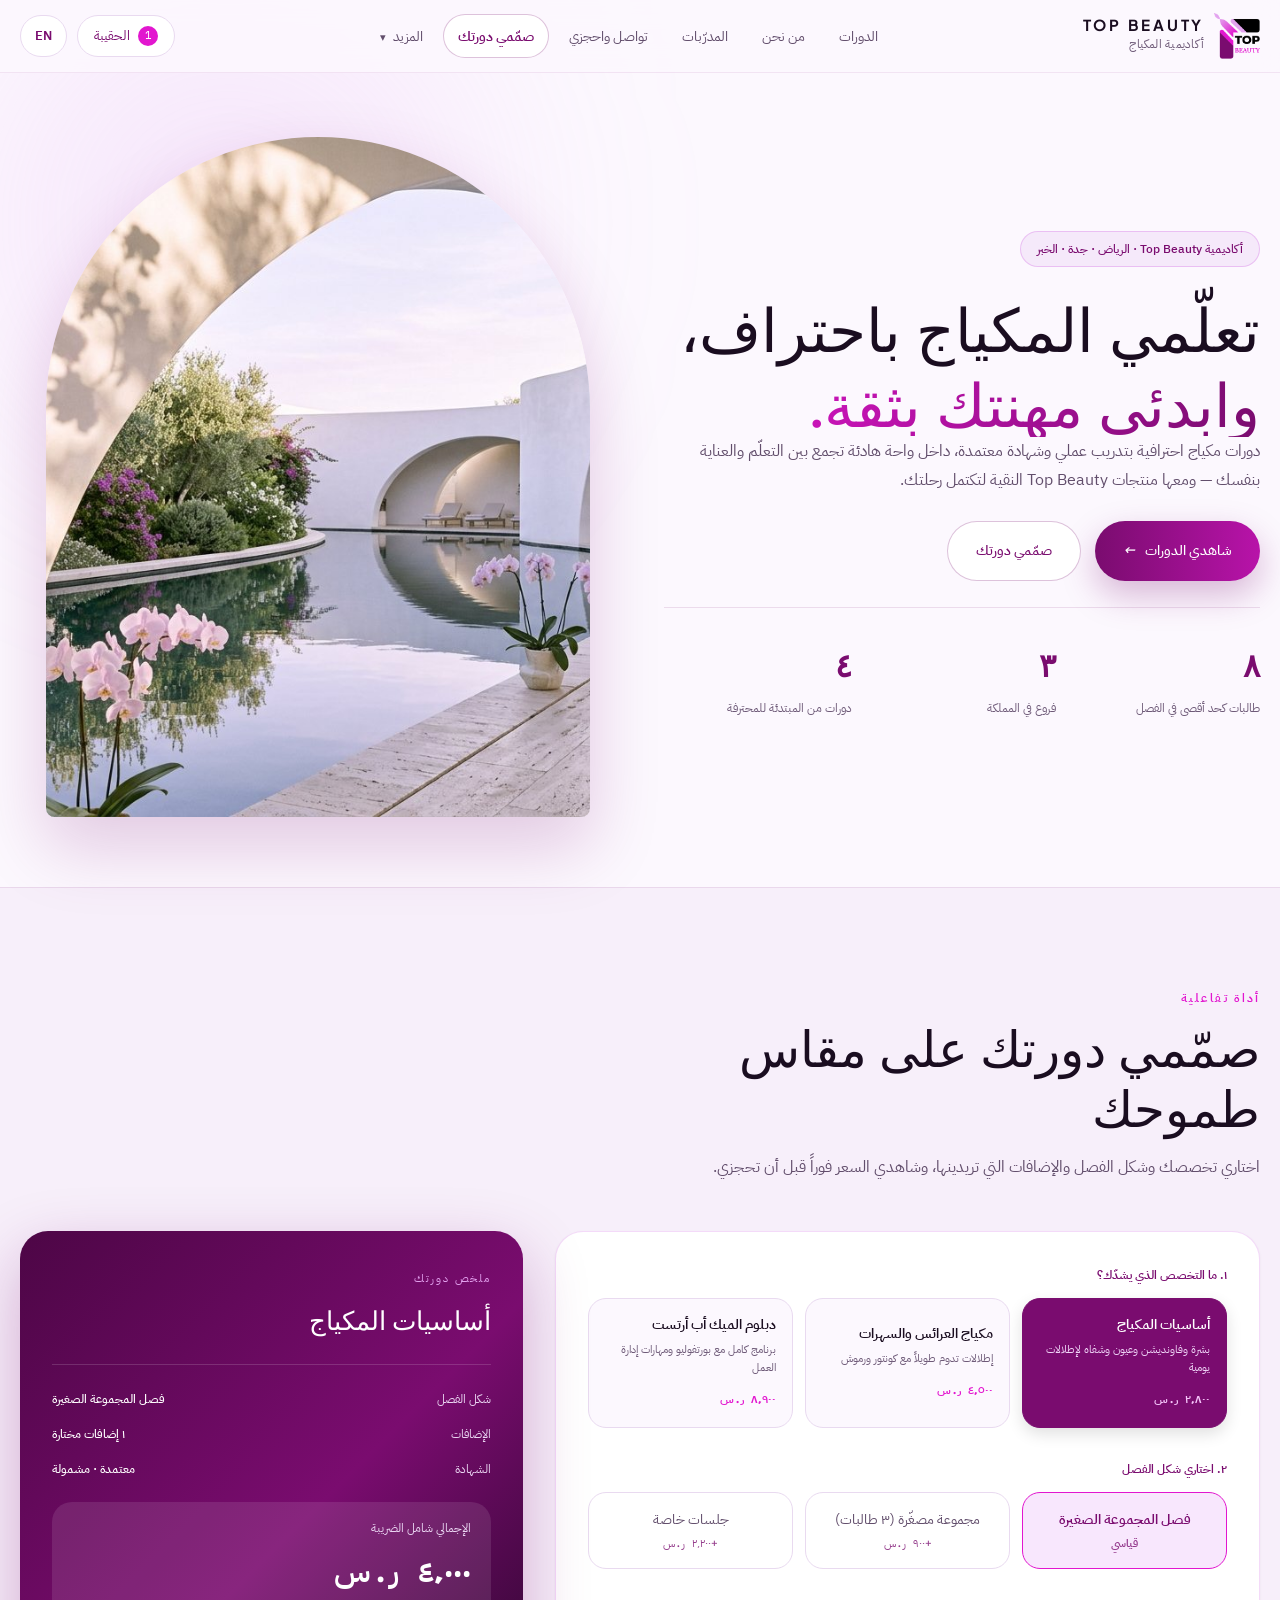
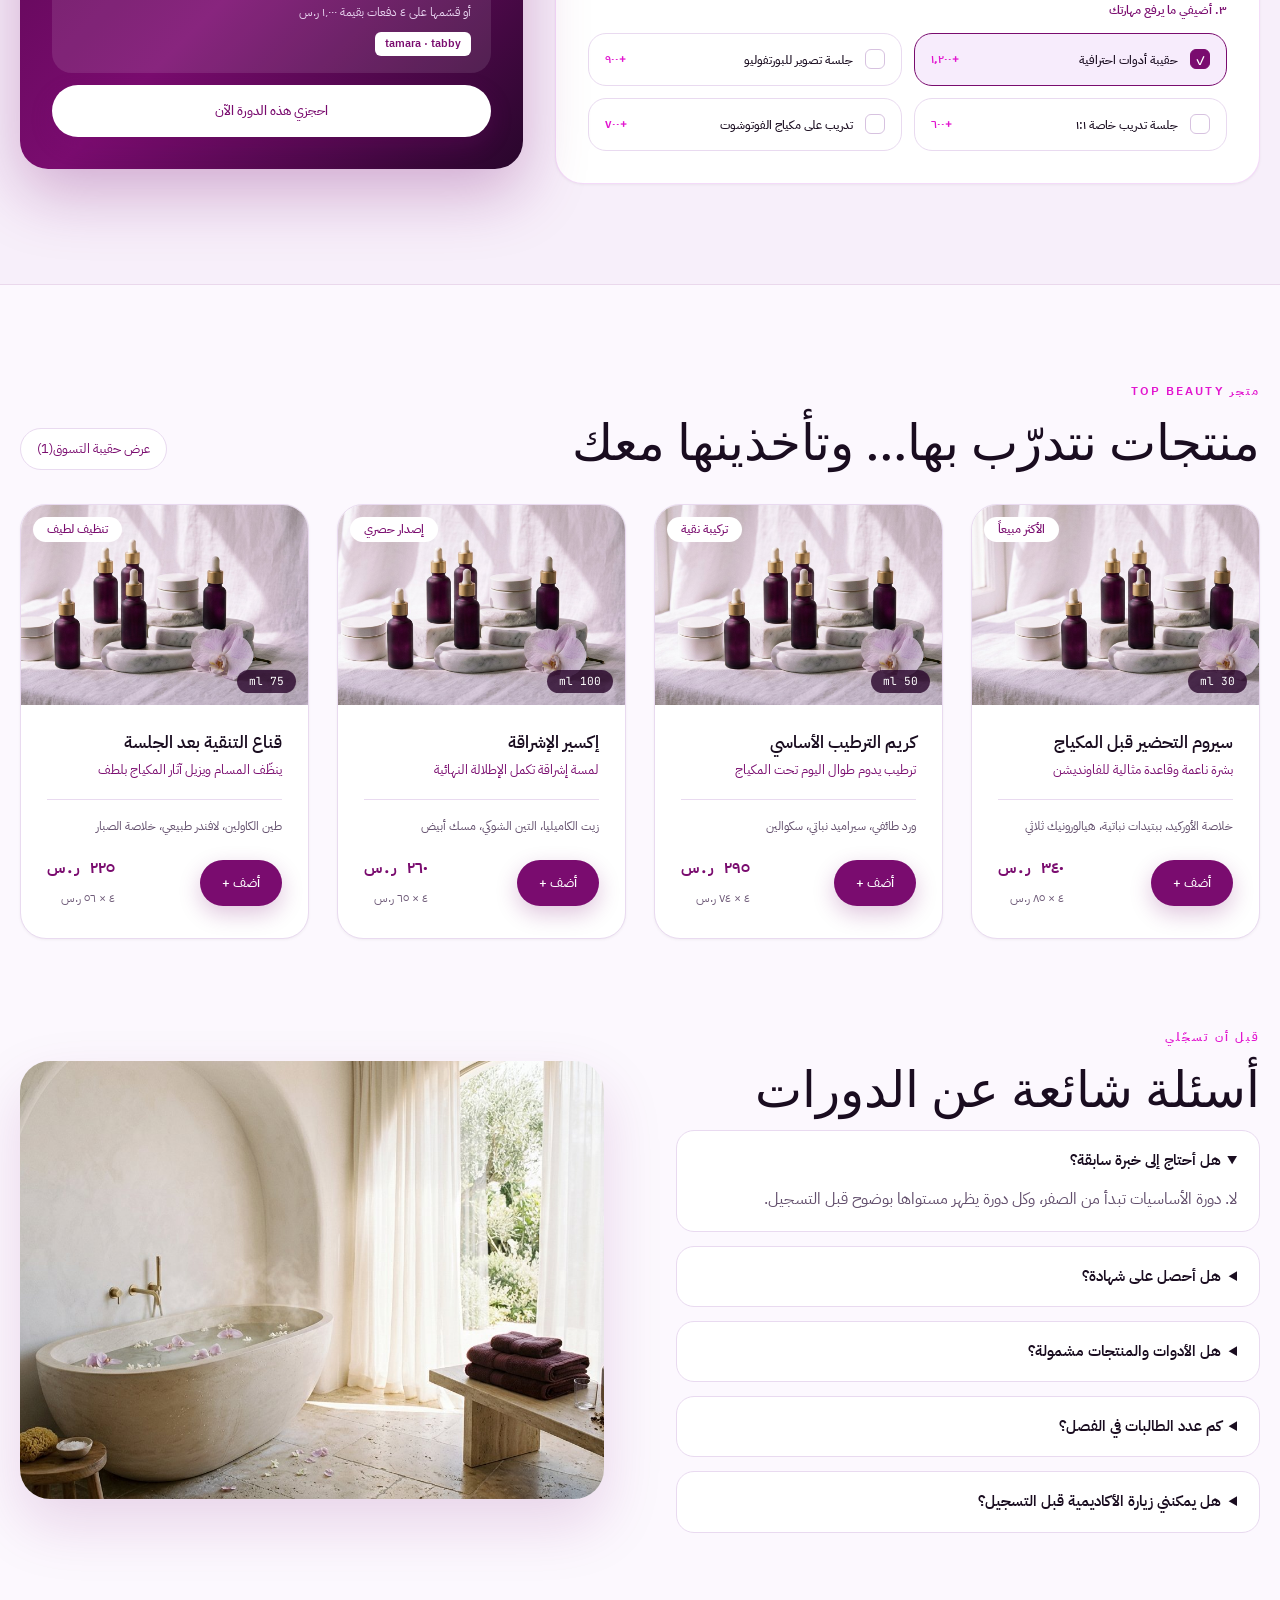
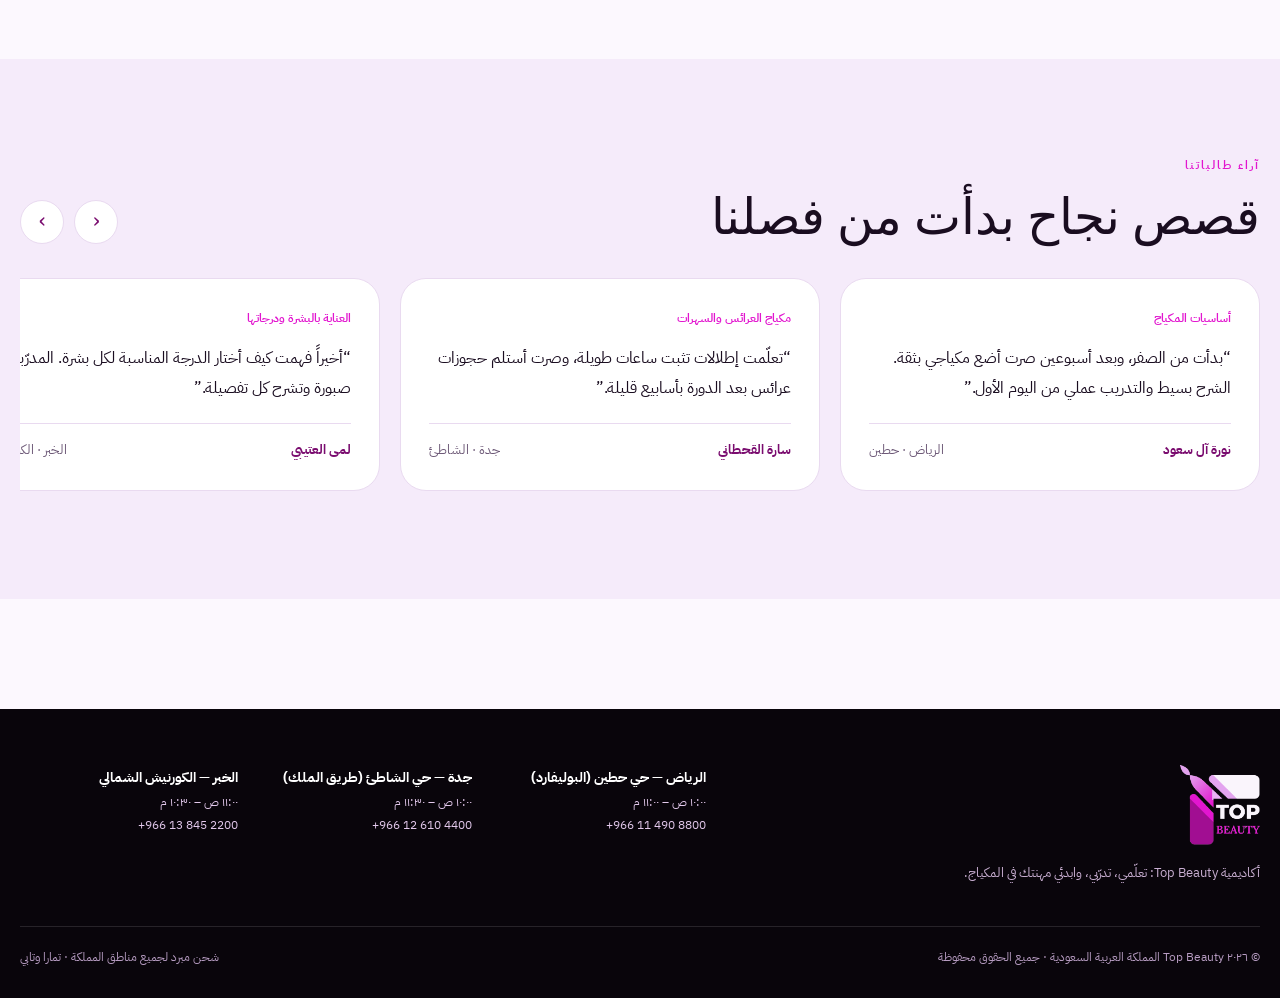
<file: ar.html>
<!DOCTYPE html>
<html lang="ar" dir="rtl">
<head>
<meta charset="utf-8">
<meta name="viewport" content="width=device-width, initial-scale=1">
<title>Top Beauty | واحة الجمال والعافية وأكاديمية المكياج</title>
<link rel="icon" href="top-beauty-logo.png">
<link rel="preconnect" href="https://fonts.googleapis.com">
<link href="https://fonts.googleapis.com/css2?family=IBM+Plex+Sans+Arabic:wght@300;400;500;600;700&family=JetBrains+Mono:wght@400;600&family=Playfair+Display:ital,wght@0,400;0,500;0,600;1,500&family=Plus+Jakarta+Sans:wght@300;400;500;600;700&display=swap" rel="stylesheet">
<link rel="stylesheet" href="style.css?v=4">
</head>
<body>
<header class="top"><div class="wrap bar"><a class="brand" href="#home"><img src="top-beauty-logo.png" alt="Top Beauty"><span><b>TOP BEAUTY</b><small>أكاديمية المكياج</small></span></a><nav class="links" id="menu"><a data-v="courses" href="#courses">الدورات</a><a data-v="about" href="#about">من نحن</a><a data-v="instructors" href="#instructors">المدرّبات</a><a data-v="book" href="#book">تواصل واحجزي</a><a class="rit" href="#home#builder">صمّمي دورتك</a><div class="dd" id="dd"><button type="button" id="ddb" aria-expanded="false">المزيد <i>▾</i></button><div class="ddm"><a href="#home#shop">متجر Top Beauty</a><a href="#home#sanctuary">الأسئلة الشائعة</a><a href="#home#stories">آراء الطالبات</a></div></div></nav><div class="acts"><button class="pillbtn" id="cartBtn"><span class="dot" id="cartN">1</span><span>الحقيبة</span></button><a class="langl" id="otherlang" data-to="en.html" href="en.html">EN</a><button class="burger" id="burger" aria-label="Menu" aria-expanded="false">☰</button></div></div></header>
<main>
    <!-- ================= HOME PAGE ================= -->
    <section class="view" id="v-home">

      <!-- Hero (top of home) -->
      <div class="wrap hero">
        <div class="hl">
          <span class="chip">أكاديمية Top Beauty · الرياض · جدة · الخبر</span>
          <h1 class="disp"><span>تعلّمي المكياج باحتراف،</span><span class="grad">وابدئي مهنتك بثقة.</span></h1>
          <p class="lead">دورات مكياج احترافية بتدريب عملي وشهادة معتمدة، داخل واحة هادئة تجمع بين التعلّم والعناية بنفسك — ومعها منتجات Top Beauty النقية لتكتمل رحلتك.</p>
          <div class="ctas">
            <a class="btn big" href="#courses"><span>شاهدي الدورات</span> <i class="arr">←</i></a>
            <a class="btn o big" href="#home#builder">صمّمي دورتك</a>
          </div>
          <div class="stats">
            <div>
              <b class="disp">٨</b>
              <span>طالبات كحد أقصى في الفصل</span>
            </div>
            <div>
              <b class="disp">٣</b>
              <span>فروع في المملكة</span>
            </div>
            <div>
              <b class="disp">٤</b>
              <span>دورات من المبتدئة للمحترفة</span>
            </div>
          </div>
        </div>
        <div class="arch">
          <img src="orchid-hero.jpg" alt="">
        </div>
      </div>

      <!-- Build-your-course tool (options come from script.js) -->
      <div class="builder" id="builder">
        <div class="wrap">
          <div class="head">
            <div class="eyebrow">أداة تفاعلية</div>
            <h2 class="disp">صمّمي دورتك على مقاس طموحك</h2>
            <p>اختاري تخصصك وشكل الفصل والإضافات التي تريدينها، وشاهدي السعر فوراً قبل أن تحجزي.</p>
          </div>
          <div class="bgrid">
            <div class="panel">
              <div class="step">١. ما التخصص الذي يشدّك؟</div>
              <div class="opts c3" id="g1"></div>
              <div class="step">٢. اختاري شكل الفصل</div>
              <div class="opts c3" id="g2"></div>
              <div class="step">٣. أضيفي ما يرفع مهارتك</div>
              <div class="opts c2" id="g3"></div>
            </div>
            <aside class="sum">
              <div class="sh">
                <small>ملخص دورتك</small>
                <h3 class="disp" id="sT"></h3>
              </div>
              <ul>
                <li><span>شكل الفصل</span><b id="sM"></b></li>
                <li><span>الإضافات</span><b id="sE"></b></li>
                <li><span>الشهادة</span><b>معتمدة · مشمولة</b></li>
              </ul>
              <div class="tot">
                <small>الإجمالي شامل الضريبة</small>
                <strong class="mono" id="sP"></strong>
                <small id="sQ"></small>
                <em>tamara · tabby</em>
              </div>
              <a class="btn w" href="#book">احجزي هذه الدورة الآن</a>
            </aside>
          </div>
        </div>
      </div>

      <!-- Shop section (products come from script.js) -->
      <div class="wrap sec" id="shop">
        <div class="rowhead">
          <div>
            <div class="eyebrow">متجر Top Beauty</div>
            <h2 class="disp">منتجات نتدرّب بها… وتأخذينها معك</h2>
          </div>
          <button class="pillbtn" id="cartBtn2"><span>عرض حقيبة التسوق</span> (<span id="cartN2">1</span>)</button>
        </div>
        <div class="g4" id="prods"></div>
      </div>

      <!-- FAQ section (questions come from script.js) -->
      <div class="wrap sec two" id="sanctuary">
        <div>
          <div class="eyebrow">قبل أن تسجّلي</div>
          <h2 class="disp">أسئلة شائعة عن الدورات</h2>
          <div id="faq"></div>
        </div>
        <div class="photo">
          <img src="orchid-spa.jpg" alt="">
        </div>
      </div>

      <!-- Student stories (quotes come from script.js) -->
      <div class="stories" id="stories">
        <div class="wrap">
          <div class="rowhead">
            <div>
              <div class="eyebrow">آراء طالباتنا</div>
              <h2 class="disp">قصص نجاح بدأت من فصلنا</h2>
            </div>
            <div class="arrows">
              <button id="prev" aria-label="prev">‹</button>
              <button id="next" aria-label="next">›</button>
            </div>
          </div>
          <div class="track" id="track"></div>
        </div>
      </div>
    </section>

    <!-- ================= COURSES PAGE ================= -->
    <section class="view" id="v-courses">

      <!-- Page intro (text + image) -->
      <div class="wrap phero">
        <div>
          <div class="eyebrow">أكاديمية Top Beauty</div>
          <h2 class="disp">من شغف المكياج… إلى مهنة تكسبين منها</h2>
          <p>أربع دورات تأخذك من أول فرشاة إلى أول عميلة. اختاري نقطة البداية، وسنكمل معكِ الطريق.</p>
          <div class="chips">
            <span class="chip">شهادة معتمدة</span>
            <span class="chip">موديلات حقيقية</span>
            <span class="chip">٨ مقاعد فقط</span>
          </div>
          <div class="ctas">
            <a class="btn big" href="#book">احجزي مقعدك</a>
            <a class="btn o big" href="#courses#course-list">قارني الدورات</a>
          </div>
        </div>
        <div class="pimgx">
          <img src="ac-bottles.jpg" alt="">
        </div>
      </div>

      <!-- Course cards -->
      <div class="wrap sec" id="course-list">
        <div class="head">
          <div class="eyebrow">اختاري دورتك</div>
          <h2 class="disp">أي مكياجيرة تريدين أن تكوني؟</h2>
          <p>لكل هدف دورة، ولكل دورة نتيجة تراها بعينيك.</p>
        </div>

        <!-- Course cards grid -->
        <div class="cgrid">
          <article class="cc">
            <img src="ac-bottles.jpg" alt="أساسيات المكياج" loading="lazy">
            <div class="cb">
              <span class="tag">مبتدئات · ٤ أسابيع</span>
              <h3>أساسيات المكياج</h3>
              <p class="hk">ابدئي من الصفر… وانتهي بإطلالة تفتخرين بها</p>
              <ul class="pts">
                <li>تجهيز البشرة وفهم نوعها</li>
                <li>فاونديشن وكونسيلر بإتقان</li>
                <li>عيون وشفاه لإطلالات يومية</li>
              </ul>
              <div class="pf">
                <b class="mono">٢٬٨٠٠ ر.س</b>
                <a class="btn" href="#book">احجزي</a>
              </div>
            </div>
          </article>
          <article class="cc">
            <img src="about_uss.jpg" alt="مكياج العرائس والسهرات" loading="lazy">
            <div class="cb">
              <span class="tag">متوسط · ٦ أسابيع</span>
              <h3>مكياج العرائس والسهرات</h3>
              <p class="hk">إطلالات تبقى مثالية من الزفّة حتى آخر صورة</p>
              <ul class="pts">
                <li>إطلالة العروس خطوة بخطوة</li>
                <li>كونتور وهايلايت للسهرات</li>
                <li>تركيب الرموش وثبات طويل</li>
              </ul>
              <div class="pf">
                <b class="mono">٤٬٥٠٠ ر.س</b>
                <a class="btn" href="#book">احجزي</a>
              </div>
            </div>
          </article>
          <article class="cc">
            <img src="ac-bath.jpg" alt="العناية بالبشرة ودرجاتها" loading="lazy">
            <div class="cb">
              <span class="tag">كل المستويات · أسبوعان</span>
              <h3>العناية بالبشرة ودرجاتها</h3>
              <p class="hk">البشرة الجميلة أساس كل مكياج ناجح</p>
              <ul class="pts">
                <li>اختيار الدرجة المناسبة لكل بشرة</li>
                <li>روتين تحضير يناسب مناخ الخليج</li>
                <li>منتجات تناسب كل نوع بشرة</li>
              </ul>
              <div class="pf">
                <b class="mono">١٬٩٠٠ ر.س</b>
                <a class="btn" href="#book">احجزي</a>
              </div>
            </div>
          </article>
          <article class="cc">
            <img src="ac-pool.jpg" alt="دبلوم الميك أب أرتست" loading="lazy">
            <div class="cb">
              <span class="tag">متقدم · ٨ أسابيع</span>
              <h3>دبلوم الميك أب أرتست</h3>
              <p class="hk">البرنامج الكامل لمن تريد أن تصبح اسماً في السوق</p>
              <ul class="pts">
                <li>جلسة تصوير لبورتفوليو احترافي</li>
                <li>مهارات التسعير والتعامل مع العميلات</li>
                <li>تدريب مكثّف على موديلات حقيقية</li>
              </ul>
              <div class="pf">
                <b class="mono">٨٬٩٠٠ ر.س</b>
                <a class="btn" href="#book">احجزي</a>
              </div>
            </div>
          </article>
        </div>
      </div>

      <!-- What is included -->
      <div class="band">
        <div class="wrap">
          <div class="head">
            <div class="eyebrow">مشمول في الدورة</div>
            <h2 class="disp">كل ما تحتاجينه… داخل الدورة</h2>
            <p>لا مفاجآت ولا تكاليف خفية.</p>
          </div>

          <!-- Feature cards -->
          <div class="inc">
            <div>
              <h3>حقيبة أدوات نظيفة</h3>
              <p>لكل طالبة حقيبتها الخاصة بأدوات معقّمة.</p>
            </div>
            <div>
              <h3>موديلات حقيقية</h3>
              <p>تتدرّبين من الأسبوع الأول لا في نهاية الدورة.</p>
            </div>
            <div>
              <h3>شهادة معتمدة</h3>
              <p>تضيفينها إلى ملفّك المهني.</p>
            </div>
            <div>
              <h3>ماركات احترافية</h3>
              <p>منتجات تناسب بشرة الخليج وأجوائه.</p>
            </div>
          </div>
        </div>
      </div>
      <div class="wrap sec">
        <div class="head">
          <div class="eyebrow">رحلتك</div>
          <h2 class="disp">من الصفر إلى أول عميلة في ٤ خطوات</h2>
          <p></p>
        </div>

        <!-- Journey steps -->
        <div class="steps">
          <div>
            <b>١</b>
            <h3>تعلّمي</h3>
            <p>خطوة بخطوة وبلغة بسيطة.</p>
          </div>
          <div>
            <b>٢</b>
            <h3>تدرّبي</h3>
            <p>على موديلات حقيقية.</p>
          </div>
          <div>
            <b>٣</b>
            <h3>تخرّجي</h3>
            <p>بشهادة معتمدة.</p>
          </div>
          <div>
            <b>٤</b>
            <h3>انطلقي</h3>
            <p>ببورتفوليو وأول عميلاتك.</p>
          </div>
        </div>
      </div>

      <!-- Call-to-action banner -->
      <div class="wrap cta">
        <div class="in">
          <h2 class="disp">مقعدك ينتظرك… قبل أن يكتمل الفصل</h2>
          <p>٨ طالبات فقط في كل فصل. احجزي الآن أو زوري أحد فروعنا في زيارة مجانية.</p>
          <a class="btn big" href="#book">احجزي مقعدك الآن</a>
        </div>
      </div>
    </section>

    <!-- ================= ABOUT US PAGE ================= -->
    <section class="view" id="v-about">

      <!-- Page intro (text + image) -->
      <div class="wrap phero">
        <div>
          <div class="eyebrow">من نحن</div>
          <h2 class="disp">نصنع فنّانات مكياج… لا مجرّد متدرّبات</h2>
          <p>في أكاديمية Top Beauty نحوّل شغفك بالمكياج إلى مهنة حقيقية، خطوة بخطوة وبلغة بسيطة، وبتقنيات حديثة تناسب بشرة الخليج وأجوائه.</p>
          <p>ندرّس داخل واحة هادئة ومضيئة، بماركات احترافية، وفي مجموعات صغيرة ليحظى كل إبداع باهتمامه.</p>
          <div class="ctas">
            <a class="btn big" href="#courses">شاهدي الدورات</a>
            <a class="btn o big" href="#book">احجزي زيارة مجانية</a>
          </div>
        </div>
        <div class="pimgx">
          <img src="about_uss.jpg" alt="">
        </div>
      </div>
      <div class="wrap">

        <!-- Numbers strip -->
        <div class="stat4">
          <div>
            <b class="disp">٨</b>
            <span>طالبات كحد أقصى في الفصل</span>
          </div>
          <div>
            <b class="disp">٣</b>
            <span>فروع: الرياض · جدة · الخبر</span>
          </div>
          <div>
            <b class="disp">٤</b>
            <span>برامج من المبتدئة إلى المحترفة</span>
          </div>
          <div>
            <b class="disp">+١٠</b>
            <span>سنوات خبرة لمدرّباتنا</span>
          </div>
        </div>
      </div>
      <div class="wrap sec">
        <div class="head">
          <div class="eyebrow">لماذا نحن</div>
          <h2 class="disp">لماذا Top Beauty؟</h2>
          <p></p>
        </div>

        <!-- Feature cards -->
        <div class="inc">
          <div>
            <h3>تدريب عملي</h3>
            <p>تتدرّبين على موديلات حقيقية من الأسبوع الأول.</p>
          </div>
          <div>
            <h3>شهادة معتمدة</h3>
            <p>شهادة تضيفينها إلى ملفّك المهني.</p>
          </div>
          <div>
            <h3>مجموعات صغيرة</h3>
            <p>كل طالبة تحصل على اهتمام كامل.</p>
          </div>
          <div>
            <h3>حقيبة أدوات نظيفة</h3>
            <p>لكل طالبة حقيبة أدوات خاصة بها.</p>
          </div>
        </div>
      </div>
      <div class="wrap sec two">
        <div class="photo">
          <img src="ac-bath.jpg" alt="" loading="lazy">
        </div>
        <div>
          <div class="eyebrow">مكان الدراسة</div>
          <h2 class="disp">ادرسي في مكان يُلهمك</h2>
          <p>قاعات هادئة ومضيئة داخل الواحة تجعل التركيز أسهل والإبداع أقرب. هنا يلتقي هدوء السبا بدقّة المحترفات.</p>
        </div>
      </div>

      <!-- Call-to-action banner -->
      <div class="wrap cta">
        <div class="in">
          <h2 class="disp">جاهزة لتبدئي؟</h2>
          <p>زوري أحد فروعنا مجاناً وشاهدي القاعات بنفسك.</p>
          <a class="btn big" href="#book">احجزي زيارة مجانية</a>
        </div>
      </div>
    </section>

    <!-- ================= INSTRUCTORS PAGE ================= -->
    <section class="view" id="v-instructors">
      <div class="wrap sec">
        <div class="head">
          <div class="eyebrow">مدرّباتنا</div>
          <h2 class="disp">تتعلّمين من اللواتي يعملن في الميدان فعلاً</h2>
          <p>خبيرات معتمدات بسنوات من الخبرة، يشاركنك أسرار المهنة لا النظريات فقط.</p>
        </div>

        <!-- Instructor cards -->
        <div class="igrid">
          <article class="ic">
            <div class="ban">
              <img src="ac-orchid.jpg" alt="" loading="lazy">
            </div>
            <div class="av disp">ر</div>
            <div class="cb">
              <h3>ريم الحربي</h3>
              <span class="tag">مكياج عرائس · ١٠ سنوات</span>
              <p>تدرّبت في باريس، وتعشق إطلالات العرائس الطبيعية طويلة الثبات.</p>
              <div class="chips">
                <span class="chip">إطلالة العروس</span>
                <span class="chip">ثبات طويل</span>
                <span class="chip">بشرة طبيعية</span>
              </div>
              <a class="btn" href="#book">احجزي دورتك</a>
            </div>
          </article>
          <article class="ic">
            <div class="ban">
              <img src="ac-jars.jpg" alt="" loading="lazy">
            </div>
            <div class="av disp">م</div>
            <div class="cb">
              <h3>مها العتيبي</h3>
              <span class="tag">بشرة ودرجاتها · ٨ سنوات</span>
              <p>متخصصة في إطلالات البشرة المشرقة المستوحاة من الجمال الكوري.</p>
              <div class="chips">
                <span class="chip">بشرة مشرقة</span>
                <span class="chip">درجات البشرة</span>
                <span class="chip">تحضير البشرة</span>
              </div>
              <a class="btn" href="#book">احجزي دورتك</a>
            </div>
          </article>
          <article class="ic">
            <div class="ban">
              <img src="ac-towels.jpg" alt="" loading="lazy">
            </div>
            <div class="av disp">ل</div>
            <div class="cb">
              <h3>ليلى الدوسري</h3>
              <span class="tag">سهرات وفوتوشوت · ١٢ سنة</span>
              <p>تعمل مع مصوّرين وبراندات أزياء في الخليج.</p>
              <div class="chips">
                <span class="chip">سهرات</span>
                <span class="chip">فوتوشوت</span>
                <span class="chip">بورتفوليو</span>
              </div>
              <a class="btn" href="#book">احجزي دورتك</a>
            </div>
          </article>
        </div>
      </div>

      <!-- Call-to-action banner -->
      <div class="wrap cta">
        <div class="in">
          <h2 class="disp">تعلّمي على أيدي الأفضل</h2>
          <p>ثلاث مدرّبات، ثلاث مدارس، وطريق واحد إلى الاحتراف.</p>
          <a class="btn big" href="#courses">اختاري دورتك</a>
        </div>
      </div>
    </section>

    <!-- ================= CONTACT & BOOKING PAGE ================= -->
    <section class="view" id="v-book">
      <div class="wrap sec">
        <div class="head">
          <div class="eyebrow">تواصل وحجز</div>
          <h2 class="disp">احجزي مقعدك قبل أن يكتمل</h2>
          <p>اتركي بياناتك وسنتواصل معك خلال ٢٤ ساعة، أو اختاري زيارة مجانية لتري الأكاديمية بنفسك.</p>
        </div>

        <!-- Booking form + branches -->
        <div class="bgrid2">
          <form id="f">
            <h3 class="disp">بيانات الحجز</h3>
            <label for="n">الاسم الكامل</label>
            <input id="n" required>
            <label for="p">رقم الجوال</label>
            <input id="p" type="tel" dir="ltr" placeholder="+966 5x xxx xxxx" required>
            <label for="c">الدورة</label>
            <select id="c">
              <option>أساسيات المكياج</option>
              <option>مكياج العرائس والسهرات</option>
              <option>العناية بالبشرة ودرجاتها</option>
              <option>دبلوم الميك أب أرتست</option>
              <option>دورة مخصصة</option>
              <option>زيارة مجانية فقط</option>
            </select>
            <label for="b">الفرع</label>
            <select id="b">
              <option>الرياض · حطين</option>
              <option>جدة · الشاطئ</option>
              <option>الخبر · الكورنيش</option>
            </select>
            <label for="d">التاريخ المناسب</label>
            <input id="d" type="date">
            <p><button class="btn big" type="submit">أرسلي طلب الحجز</button></p>
            <div class="ok" id="ok">شكراً لك! سنتواصل معك خلال ٢٤ ساعة.</div>
          </form>
          <div>

            <!-- Free visit card -->
            <div class="promo">
              <img src="ac-towels.jpg" alt="">
              <div>
                <h3 class="disp">زيارة مجانية… بلا التزام</h3>
                <p>زوري القاعات وتحدّثي مع مدرّباتنا قبل أن تقرّري.</p>
              </div>
            </div>
            <h3 class="disp bt">فروعنا</h3>
            <div class="bc">
              <b>الرياض — حي حطين (البوليفارد)</b>
              <span>١٠:٠٠ ص – ١١:٠٠ م</span>
              <a href="tel:+966114908800" dir="ltr">+966 11 490 8800</a>
            </div>
            <div class="bc">
              <b>جدة — حي الشاطئ (طريق الملك)</b>
              <span>١٠:٠٠ ص – ١١:٣٠ م</span>
              <a href="tel:+966126104400" dir="ltr">+966 12 610 4400</a>
            </div>
            <div class="bc">
              <b>الخبر — الكورنيش الشمالي</b>
              <span>١١:٠٠ ص – ١٠:٣٠ م</span>
              <a href="tel:+966138452200" dir="ltr">+966 13 845 2200</a>
            </div>
          </div>
        </div>
      </div>
    </section>
  </main>
<footer class="foot"><div class="wrap">
  <div class="fb"><img src="top-beauty-logo-dark.png" alt="Top Beauty"><p>أكاديمية Top Beauty: تعلّمي، تدرّبي، وابدئي مهنتك في المكياج.</p></div>
  <div class="blist"><div><b>الرياض — حي حطين (البوليفارد)</b><span>١٠:٠٠ ص – ١١:٠٠ م</span><span dir="ltr" style="text-align:right">+966 11 490 8800</span></div><div><b>جدة — حي الشاطئ (طريق الملك)</b><span>١٠:٠٠ ص – ١١:٣٠ م</span><span dir="ltr" style="text-align:right">+966 12 610 4400</span></div><div><b>الخبر — الكورنيش الشمالي</b><span>١١:٠٠ ص – ١٠:٣٠ م</span><span dir="ltr" style="text-align:right">+966 13 845 2200</span></div></div>
  <div class="fine"><span>© ٢٠٢٦ Top Beauty المملكة العربية السعودية · جميع الحقوق محفوظة</span><span>شحن مبرد لجميع مناطق المملكة · تمارا وتابي</span></div>
</div></footer>
<div class="shade" id="shade"></div>
<aside class="drawer" id="drawer"><div class="dh"><h3 class="disp">حقيبة Top Beauty</h3><button id="close" aria-label="close">×</button></div><div id="ship" class="ship"></div><div id="items"></div><div class="df"><div class="rowsp"><span>الإجمالي الفرعي</span><b id="sub" class="mono"></b></div><button class="btn w2" id="checkout">إتمام الطلب · مدى / Apple Pay / تمارا</button><small id="chk"></small></div></aside>
<script src="script.js?v=4"></script>
</body>
</html>
</file>
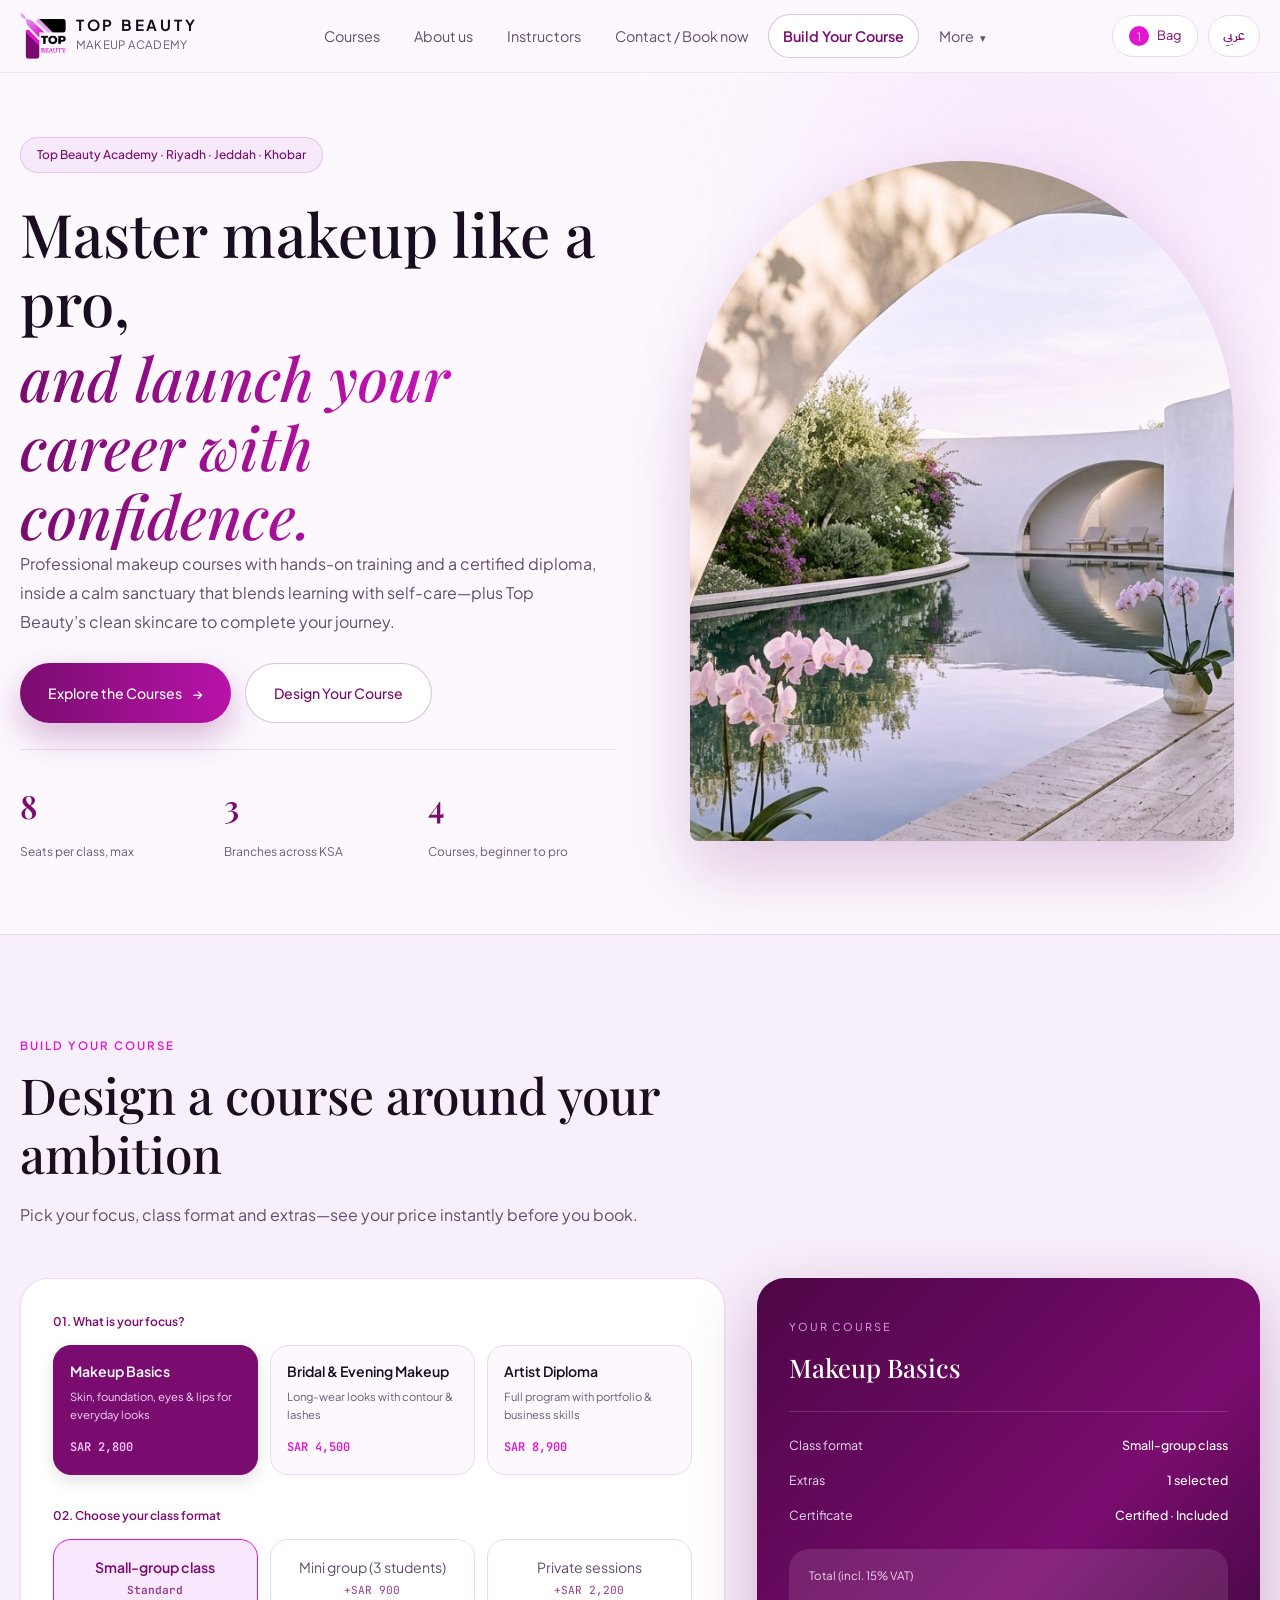
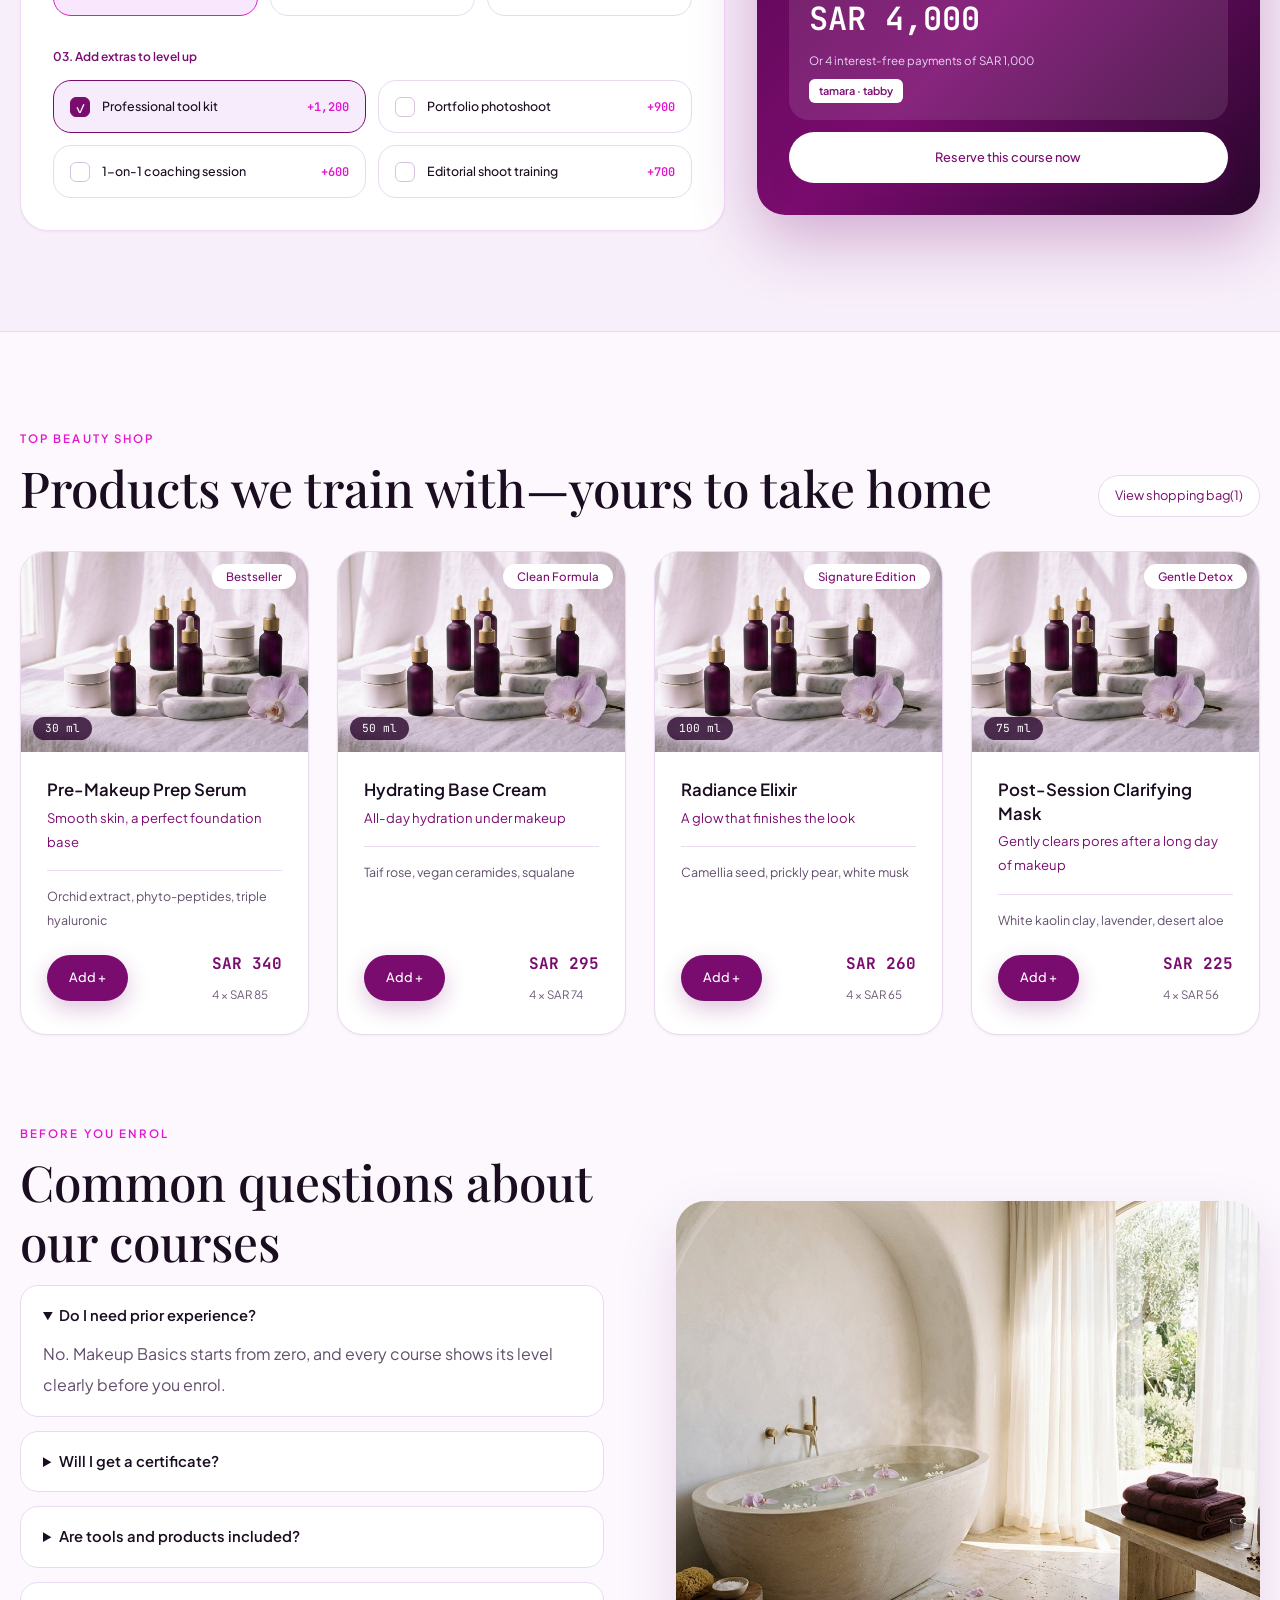
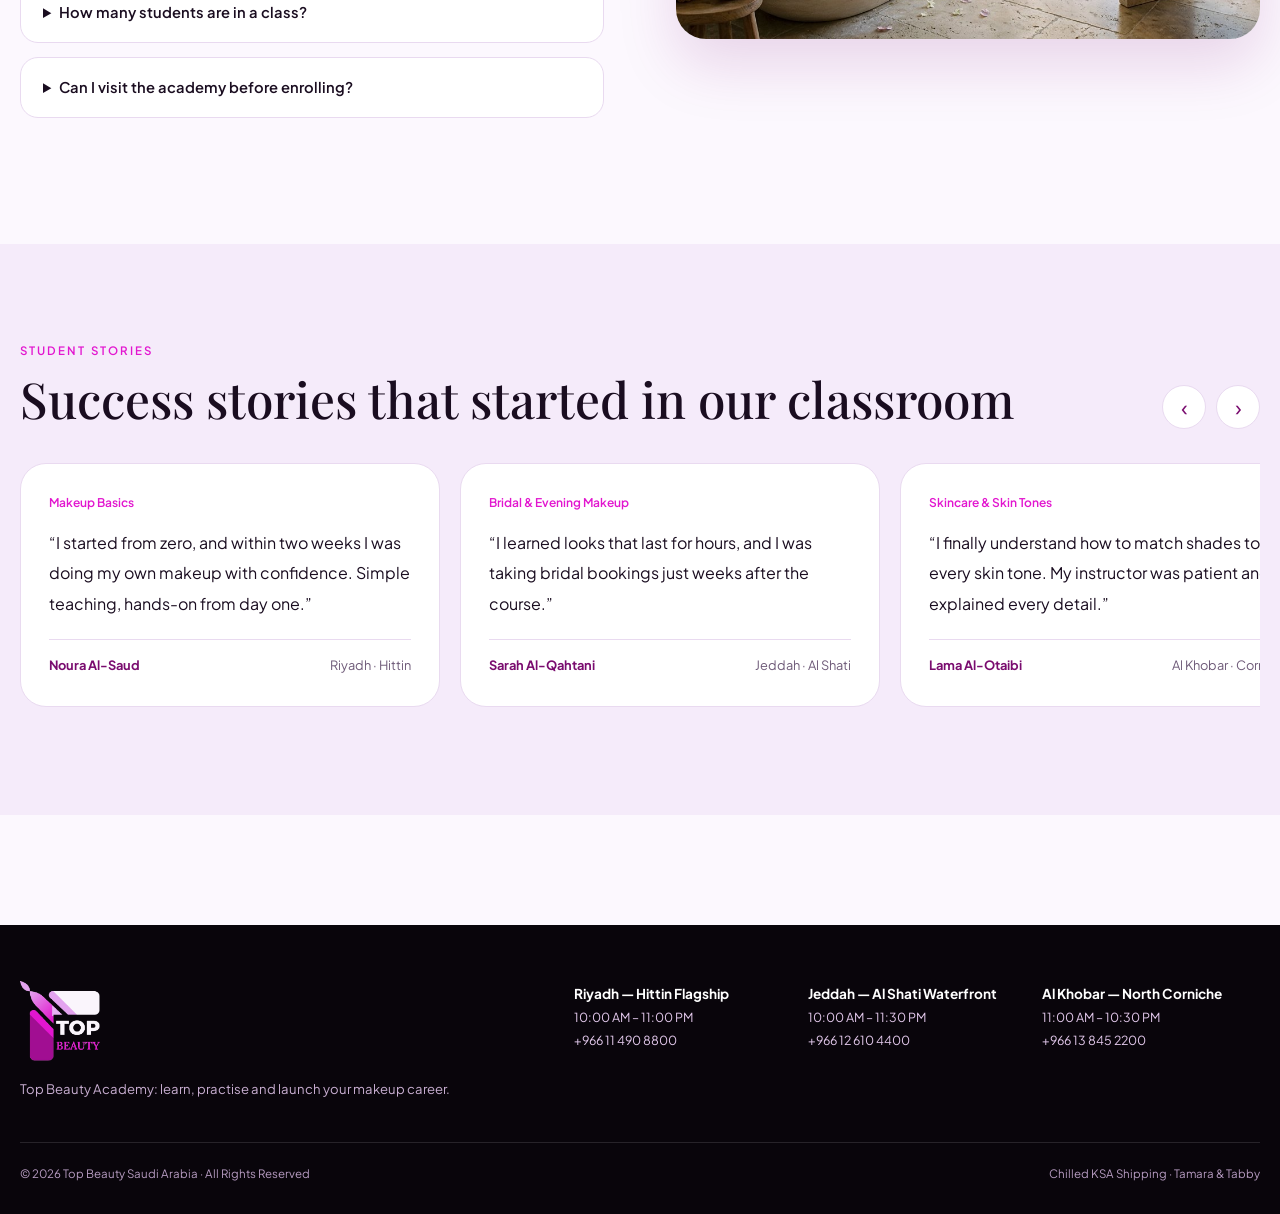
<file: en.html>
<!DOCTYPE html>
<html lang="en" dir="ltr">
<head>
<meta charset="utf-8">
<meta name="viewport" content="width=device-width, initial-scale=1">
<title>Top Beauty | Silk Orchid Sanctuary & Makeup Academy</title>
<link rel="icon" href="top-beauty-logo.png">
<link rel="preconnect" href="https://fonts.googleapis.com">
<link href="https://fonts.googleapis.com/css2?family=IBM+Plex+Sans+Arabic:wght@300;400;500;600;700&family=JetBrains+Mono:wght@400;600&family=Playfair+Display:ital,wght@0,400;0,500;0,600;1,500&family=Plus+Jakarta+Sans:wght@300;400;500;600;700&display=swap" rel="stylesheet">
<link rel="stylesheet" href="style.css?v=4">
</head>
<body>
<header class="top"><div class="wrap bar"><a class="brand" href="#home"><img src="top-beauty-logo.png" alt="Top Beauty"><span><b>TOP BEAUTY</b><small>MAKEUP ACADEMY</small></span></a><nav class="links" id="menu"><a data-v="courses" href="#courses">Courses</a><a data-v="about" href="#about">About us</a><a data-v="instructors" href="#instructors">Instructors</a><a data-v="book" href="#book">Contact / Book now</a><a class="rit" href="#home#builder">Build Your Course</a><div class="dd" id="dd"><button type="button" id="ddb" aria-expanded="false">More <i>▾</i></button><div class="ddm"><a href="#home#shop">Shop</a><a href="#home#sanctuary">FAQ</a><a href="#home#stories">Student Stories</a></div></div></nav><div class="acts"><button class="pillbtn" id="cartBtn"><span class="dot" id="cartN">1</span><span>Bag</span></button><a class="langl" id="otherlang" data-to="ar.html" href="ar.html">عربي</a><button class="burger" id="burger" aria-label="Menu" aria-expanded="false">☰</button></div></div></header>
<main>
    <!-- ================= HOME PAGE ================= -->
    <section class="view" id="v-home">

      <!-- Hero (top of home) -->
      <div class="wrap hero">
        <div class="hl">
          <span class="chip">Top Beauty Academy · Riyadh · Jeddah · Khobar</span>
          <h1 class="disp"><span>Master makeup like a pro,</span><span class="grad">and launch your career with confidence.</span></h1>
          <p class="lead">Professional makeup courses with hands-on training and a certified diploma, inside a calm sanctuary that blends learning with self-care—plus Top Beauty’s clean skincare to complete your journey.</p>
          <div class="ctas">
            <a class="btn big" href="#courses"><span>Explore the Courses</span> <i class="arr">←</i></a>
            <a class="btn o big" href="#home#builder">Design Your Course</a>
          </div>
          <div class="stats">
            <div>
              <b class="disp">8</b>
              <span>Seats per class, max</span>
            </div>
            <div>
              <b class="disp">3</b>
              <span>Branches across KSA</span>
            </div>
            <div>
              <b class="disp">4</b>
              <span>Courses, beginner to pro</span>
            </div>
          </div>
        </div>
        <div class="arch">
          <img src="orchid-hero.jpg" alt="">
        </div>
      </div>

      <!-- Build-your-course tool (options come from script.js) -->
      <div class="builder" id="builder">
        <div class="wrap">
          <div class="head">
            <div class="eyebrow">BUILD YOUR COURSE</div>
            <h2 class="disp">Design a course around your ambition</h2>
            <p>Pick your focus, class format and extras—see your price instantly before you book.</p>
          </div>
          <div class="bgrid">
            <div class="panel">
              <div class="step">01. What is your focus?</div>
              <div class="opts c3" id="g1"></div>
              <div class="step">02. Choose your class format</div>
              <div class="opts c3" id="g2"></div>
              <div class="step">03. Add extras to level up</div>
              <div class="opts c2" id="g3"></div>
            </div>
            <aside class="sum">
              <div class="sh">
                <small>YOUR COURSE</small>
                <h3 class="disp" id="sT"></h3>
              </div>
              <ul>
                <li><span>Class format</span><b id="sM"></b></li>
                <li><span>Extras</span><b id="sE"></b></li>
                <li><span>Certificate</span><b>Certified · Included</b></li>
              </ul>
              <div class="tot">
                <small>Total (incl. 15% VAT)</small>
                <strong class="mono" id="sP"></strong>
                <small id="sQ"></small>
                <em>tamara · tabby</em>
              </div>
              <a class="btn w" href="#book">Reserve this course now</a>
            </aside>
          </div>
        </div>
      </div>

      <!-- Shop section (products come from script.js) -->
      <div class="wrap sec" id="shop">
        <div class="rowhead">
          <div>
            <div class="eyebrow">TOP BEAUTY SHOP</div>
            <h2 class="disp">Products we train with—yours to take home</h2>
          </div>
          <button class="pillbtn" id="cartBtn2"><span>View shopping bag</span> (<span id="cartN2">1</span>)</button>
        </div>
        <div class="g4" id="prods"></div>
      </div>

      <!-- FAQ section (questions come from script.js) -->
      <div class="wrap sec two" id="sanctuary">
        <div>
          <div class="eyebrow">BEFORE YOU ENROL</div>
          <h2 class="disp">Common questions about our courses</h2>
          <div id="faq"></div>
        </div>
        <div class="photo">
          <img src="orchid-spa.jpg" alt="">
        </div>
      </div>

      <!-- Student stories (quotes come from script.js) -->
      <div class="stories" id="stories">
        <div class="wrap">
          <div class="rowhead">
            <div>
              <div class="eyebrow">STUDENT STORIES</div>
              <h2 class="disp">Success stories that started in our classroom</h2>
            </div>
            <div class="arrows">
              <button id="prev" aria-label="prev">‹</button>
              <button id="next" aria-label="next">›</button>
            </div>
          </div>
          <div class="track" id="track"></div>
        </div>
      </div>
    </section>

    <!-- ================= COURSES PAGE ================= -->
    <section class="view" id="v-courses">

      <!-- Page intro (text + image) -->
      <div class="wrap phero">
        <div>
          <div class="eyebrow">TOP BEAUTY ACADEMY</div>
          <h2 class="disp">From makeup passion to a career that pays</h2>
          <p>Four courses that take you from your first brush to your first paying client. Pick your starting point—we’ll walk the rest with you.</p>
          <div class="chips">
            <span class="chip">Certified</span>
            <span class="chip">Real models</span>
            <span class="chip">Only 8 seats</span>
          </div>
          <div class="ctas">
            <a class="btn big" href="#book">Reserve your seat</a>
            <a class="btn o big" href="#courses#course-list">Compare courses</a>
          </div>
        </div>
        <div class="pimgx">
          <img src="ac-bottles.jpg" alt="">
        </div>
      </div>

      <!-- Course cards -->
      <div class="wrap sec" id="course-list">
        <div class="head">
          <div class="eyebrow">CHOOSE YOUR COURSE</div>
          <h2 class="disp">Which artist do you want to become?</h2>
          <p>A course for every goal, and a result you can see.</p>
        </div>

        <!-- Course cards grid -->
        <div class="cgrid">
          <article class="cc">
            <img src="ac-bottles.jpg" alt="Makeup Basics" loading="lazy">
            <div class="cb">
              <span class="tag">Beginner · 4 weeks</span>
              <h3>Makeup Basics</h3>
              <p class="hk">Start from zero, finish with a look you’re proud of</p>
              <ul class="pts">
                <li>Skin prep & reading your skin type</li>
                <li>Foundation & concealer, mastered</li>
                <li>Eyes & lips for everyday looks</li>
              </ul>
              <div class="pf">
                <b class="mono">SAR 2,800</b>
                <a class="btn" href="#book">Book now</a>
              </div>
            </div>
          </article>
          <article class="cc">
            <img src="about_uss.jpg" alt="Bridal & Evening Makeup" loading="lazy">
            <div class="cb">
              <span class="tag">Intermediate · 6 weeks</span>
              <h3>Bridal & Evening Makeup</h3>
              <p class="hk">Looks that stay flawless from the entrance to the last photo</p>
              <ul class="pts">
                <li>The bridal look, step by step</li>
                <li>Contour & highlight for evenings</li>
                <li>Lash application & long wear</li>
              </ul>
              <div class="pf">
                <b class="mono">SAR 4,500</b>
                <a class="btn" href="#book">Book now</a>
              </div>
            </div>
          </article>
          <article class="cc">
            <img src="ac-bath.jpg" alt="Skincare & Skin Tones" loading="lazy">
            <div class="cb">
              <span class="tag">All levels · 2 weeks</span>
              <h3>Skincare & Skin Tones</h3>
              <p class="hk">Great skin is the base of every great look</p>
              <ul class="pts">
                <li>Matching shades to every skin tone</li>
                <li>A prep routine for the Gulf climate</li>
                <li>Products for every skin type</li>
              </ul>
              <div class="pf">
                <b class="mono">SAR 1,900</b>
                <a class="btn" href="#book">Book now</a>
              </div>
            </div>
          </article>
          <article class="cc">
            <img src="ac-pool.jpg" alt="Professional Makeup Artist Diploma" loading="lazy">
            <div class="cb">
              <span class="tag">Advanced · 8 weeks</span>
              <h3>Professional Makeup Artist Diploma</h3>
              <p class="hk">The full program for those who want to make a name</p>
              <ul class="pts">
                <li>A portfolio photoshoot</li>
                <li>Pricing & client-handling skills</li>
                <li>Intensive practice on real models</li>
              </ul>
              <div class="pf">
                <b class="mono">SAR 8,900</b>
                <a class="btn" href="#book">Book now</a>
              </div>
            </div>
          </article>
        </div>
      </div>

      <!-- What is included -->
      <div class="band">
        <div class="wrap">
          <div class="head">
            <div class="eyebrow">INCLUDED</div>
            <h2 class="disp">Everything you need—included</h2>
            <p>No surprises, no hidden costs.</p>
          </div>

          <!-- Feature cards -->
          <div class="inc">
            <div>
              <h3>A clean tool kit</h3>
              <p>Every student gets her own sanitised kit.</p>
            </div>
            <div>
              <h3>Real models</h3>
              <p>You practise from week one, not at the end.</p>
            </div>
            <div>
              <h3>Certificate</h3>
              <p>Add it to your professional portfolio.</p>
            </div>
            <div>
              <h3>Pro brands</h3>
              <p>Products that suit Gulf skin and climate.</p>
            </div>
          </div>
        </div>
      </div>
      <div class="wrap sec">
        <div class="head">
          <div class="eyebrow">YOUR JOURNEY</div>
          <h2 class="disp">From zero to your first client in 4 steps</h2>
          <p></p>
        </div>

        <!-- Journey steps -->
        <div class="steps">
          <div>
            <b>1</b>
            <h3>Learn</h3>
            <p>Step by step, in clear language.</p>
          </div>
          <div>
            <b>2</b>
            <h3>Practise</h3>
            <p>On real models.</p>
          </div>
          <div>
            <b>3</b>
            <h3>Graduate</h3>
            <p>With a certificate.</p>
          </div>
          <div>
            <b>4</b>
            <h3>Launch</h3>
            <p>With a portfolio and your first clients.</p>
          </div>
        </div>
      </div>

      <!-- Call-to-action banner -->
      <div class="wrap cta">
        <div class="in">
          <h2 class="disp">Your seat is waiting—before the class fills</h2>
          <p>Only 8 students per class. Book now, or drop in for a free visit.</p>
          <a class="btn big" href="#book">Reserve your seat now</a>
        </div>
      </div>
    </section>

    <!-- ================= ABOUT US PAGE ================= -->
    <section class="view" id="v-about">

      <!-- Page intro (text + image) -->
      <div class="wrap phero">
        <div>
          <div class="eyebrow">ABOUT US</div>
          <h2 class="disp">We build makeup artists, not just students</h2>
          <p>At Top Beauty Academy we turn your love of makeup into a real career—step by step, in clear language, with modern techniques made for Gulf skin and climate.</p>
          <p>We teach inside a calm, bright sanctuary, with professional brands, in small groups so every talent gets attention.</p>
          <div class="ctas">
            <a class="btn big" href="#courses">See the courses</a>
            <a class="btn o big" href="#book">Book a free visit</a>
          </div>
        </div>
        <div class="pimgx">
          <img src="about_uss.jpg" alt="">
        </div>
      </div>
      <div class="wrap">

        <!-- Numbers strip -->
        <div class="stat4">
          <div>
            <b class="disp">8</b>
            <span>Students max per class</span>
          </div>
          <div>
            <b class="disp">3</b>
            <span>Branches: Riyadh · Jeddah · Khobar</span>
          </div>
          <div>
            <b class="disp">4</b>
            <span>Programs, beginner to pro</span>
          </div>
          <div>
            <b class="disp">10+</b>
            <span>Years of experience in our team</span>
          </div>
        </div>
      </div>
      <div class="wrap sec">
        <div class="head">
          <div class="eyebrow">WHY US</div>
          <h2 class="disp">Why Top Beauty?</h2>
          <p></p>
        </div>

        <!-- Feature cards -->
        <div class="inc">
          <div>
            <h3>Hands-on training</h3>
            <p>You practise on real models from week one.</p>
          </div>
          <div>
            <h3>Certified</h3>
            <p>A certificate you can add to your portfolio.</p>
          </div>
          <div>
            <h3>Small groups</h3>
            <p>Every student gets full attention.</p>
          </div>
          <div>
            <h3>Clean tool kit</h3>
            <p>Each student gets a kit of her own.</p>
          </div>
        </div>
      </div>
      <div class="wrap sec two">
        <div class="photo">
          <img src="ac-bath.jpg" alt="" loading="lazy">
        </div>
        <div>
          <div class="eyebrow">WHERE YOU LEARN</div>
          <h2 class="disp">Learn in a place that inspires you</h2>
          <p>Calm, bright classrooms inside the sanctuary make focus easier and creativity closer. Here, spa calm meets pro precision.</p>
        </div>
      </div>

      <!-- Call-to-action banner -->
      <div class="wrap cta">
        <div class="in">
          <h2 class="disp">Ready to begin?</h2>
          <p>Visit any branch for free and see the classrooms yourself.</p>
          <a class="btn big" href="#book">Book a free visit</a>
        </div>
      </div>
    </section>

    <!-- ================= INSTRUCTORS PAGE ================= -->
    <section class="view" id="v-instructors">
      <div class="wrap sec">
        <div class="head">
          <div class="eyebrow">OUR INSTRUCTORS</div>
          <h2 class="disp">Learn from artists who actually work in the field</h2>
          <p>Certified artists with years of experience, sharing real industry secrets—not just theory.</p>
        </div>

        <!-- Instructor cards -->
        <div class="igrid">
          <article class="ic">
            <div class="ban">
              <img src="ac-orchid.jpg" alt="" loading="lazy">
            </div>
            <div class="av disp">R</div>
            <div class="cb">
              <h3>Reem Al-Harbi</h3>
              <span class="tag">Bridal makeup · 10 years</span>
              <p>Trained in Paris. Loves natural, long-lasting bridal looks.</p>
              <div class="chips">
                <span class="chip">Bridal look</span>
                <span class="chip">Long wear</span>
                <span class="chip">Natural skin</span>
              </div>
              <a class="btn" href="#book">Book your course</a>
            </div>
          </article>
          <article class="ic">
            <div class="ban">
              <img src="ac-jars.jpg" alt="" loading="lazy">
            </div>
            <div class="av disp">M</div>
            <div class="cb">
              <h3>Maha Al-Otaibi</h3>
              <span class="tag">Skin & skin tones · 8 years</span>
              <p>Specialist in glowing-skin looks inspired by Korean beauty.</p>
              <div class="chips">
                <span class="chip">Glow skin</span>
                <span class="chip">Skin tones</span>
                <span class="chip">Skin prep</span>
              </div>
              <a class="btn" href="#book">Book your course</a>
            </div>
          </article>
          <article class="ic">
            <div class="ban">
              <img src="ac-towels.jpg" alt="" loading="lazy">
            </div>
            <div class="av disp">L</div>
            <div class="cb">
              <h3>Laila Al-Dosari</h3>
              <span class="tag">Evening & editorial · 12 years</span>
              <p>Works with photographers and fashion brands across the Gulf.</p>
              <div class="chips">
                <span class="chip">Evening</span>
                <span class="chip">Editorial</span>
                <span class="chip">Portfolio</span>
              </div>
              <a class="btn" href="#book">Book your course</a>
            </div>
          </article>
        </div>
      </div>

      <!-- Call-to-action banner -->
      <div class="wrap cta">
        <div class="in">
          <h2 class="disp">Learn from the best</h2>
          <p>Three instructors, three schools of thought, one path to pro.</p>
          <a class="btn big" href="#courses">Pick your course</a>
        </div>
      </div>
    </section>

    <!-- ================= CONTACT & BOOKING PAGE ================= -->
    <section class="view" id="v-book">
      <div class="wrap sec">
        <div class="head">
          <div class="eyebrow">CONTACT & BOOKING</div>
          <h2 class="disp">Reserve your seat before it fills</h2>
          <p>Leave your details and we’ll reach you within 24 hours—or choose a free visit to see the academy yourself.</p>
        </div>

        <!-- Booking form + branches -->
        <div class="bgrid2">
          <form id="f">
            <h3 class="disp">Your details</h3>
            <label for="n">Full name</label>
            <input id="n" required>
            <label for="p">Mobile number</label>
            <input id="p" type="tel" dir="ltr" placeholder="+966 5x xxx xxxx" required>
            <label for="c">Course</label>
            <select id="c">
              <option>Makeup Basics</option>
              <option>Bridal & Evening Makeup</option>
              <option>Skincare & Skin Tones</option>
              <option>Professional Makeup Artist Diploma</option>
              <option>Custom course</option>
              <option>Free visit only</option>
            </select>
            <label for="b">Branch</label>
            <select id="b">
              <option>Riyadh · Hittin</option>
              <option>Jeddah · Al Shati</option>
              <option>Khobar · Corniche</option>
            </select>
            <label for="d">Preferred date</label>
            <input id="d" type="date">
            <p><button class="btn big" type="submit">Send booking request</button></p>
            <div class="ok" id="ok">Thank you! We will contact you within 24 hours.</div>
          </form>
          <div>

            <!-- Free visit card -->
            <div class="promo">
              <img src="ac-towels.jpg" alt="">
              <div>
                <h3 class="disp">A free visit—no commitment</h3>
                <p>See the classrooms and talk to our instructors before you decide.</p>
              </div>
            </div>
            <h3 class="disp bt">Our branches</h3>
            <div class="bc">
              <b>Riyadh — Hittin Flagship</b>
              <span>10:00 AM – 11:00 PM</span>
              <a href="tel:+966114908800" dir="ltr">+966 11 490 8800</a>
            </div>
            <div class="bc">
              <b>Jeddah — Al Shati Waterfront</b>
              <span>10:00 AM – 11:30 PM</span>
              <a href="tel:+966126104400" dir="ltr">+966 12 610 4400</a>
            </div>
            <div class="bc">
              <b>Al Khobar — North Corniche</b>
              <span>11:00 AM – 10:30 PM</span>
              <a href="tel:+966138452200" dir="ltr">+966 13 845 2200</a>
            </div>
          </div>
        </div>
      </div>
    </section>
  </main>
<footer class="foot"><div class="wrap">
  <div class="fb"><img src="top-beauty-logo-dark.png" alt="Top Beauty"><p>Top Beauty Academy: learn, practise and launch your makeup career.</p></div>
  <div class="blist"><div><b>Riyadh — Hittin Flagship</b><span>10:00 AM – 11:00 PM</span><span dir="ltr" style="text-align:left">+966 11 490 8800</span></div><div><b>Jeddah — Al Shati Waterfront</b><span>10:00 AM – 11:30 PM</span><span dir="ltr" style="text-align:left">+966 12 610 4400</span></div><div><b>Al Khobar — North Corniche</b><span>11:00 AM – 10:30 PM</span><span dir="ltr" style="text-align:left">+966 13 845 2200</span></div></div>
  <div class="fine"><span>© 2026 Top Beauty Saudi Arabia · All Rights Reserved</span><span>Chilled KSA Shipping · Tamara &amp; Tabby</span></div>
</div></footer>
<div class="shade" id="shade"></div>
<aside class="drawer" id="drawer"><div class="dh"><h3 class="disp">Your Beauty Bag</h3><button id="close" aria-label="close">×</button></div><div id="ship" class="ship"></div><div id="items"></div><div class="df"><div class="rowsp"><span>Subtotal</span><b id="sub" class="mono"></b></div><button class="btn w2" id="checkout">Checkout · Mada / Apple Pay / Tamara</button><small id="chk"></small></div></aside>
<script src="script.js?v=4"></script>
</body>
</html>
</file>
<file: style.css>
/* Top Beauty — stylesheet (sections are numbered; later sections override earlier ones) */

/* ===== 1. Design tokens (colors) ===== */

:root {
  --plum: #7A0C6F;
  --plum2: #5E0856;
  --mag: #E216CF;
  --lilac: #E3A3EF;
  --bg: #FCF8FE;
  --ink: #1A0D20;
  --mut: #624E6C;
  --mut2: #6E5A78;
  --line: #E9DAF0;
  --tint: #F5EBFA;
  --tint2: #F7ECFC;
  --deep: #4D0646;
  --night: #28062B;
}

/* ===== 2. Base & reset ===== */

* {
  box-sizing: border-box;
  margin: 0;
  padding: 0;
}

html {
  scroll-behavior: smooth;
  -webkit-tap-highlight-color: transparent;
}

body {
  background: var(--bg);
  color: var(--ink);
  font-family: 'IBM Plex Sans Arabic','Plus Jakarta Sans',system-ui,sans-serif;
  line-height: 1.7;
  overflow-x: hidden;
  padding-bottom: 110px;
}

img {
  max-width: 100%;
  display: block;
}

a {
  color: inherit;
}

button {
  font: inherit;
  cursor: pointer;
}

.disp {
  font-family: 'Playfair Display',Alexandria,Georgia,serif;
  font-weight: 500;
}

.mono {
  font-family: 'JetBrains Mono','IBM Plex Sans Arabic',monospace;
  font-variant-numeric: tabular-nums;
}

::-webkit-scrollbar {
  width: 8px;
  height: 8px;
}

::-webkit-scrollbar-thumb {
  background: #8c7d6e4d;
  border-radius: 999px;
}

.wrap {
  max-width: 80rem;
  margin: auto;
  padding: 0 20px;
}

/* ===== 3. Header ===== */

.top {
  position: sticky;
  top: 0;
  z-index: 30;
  background: rgba(252,248,254,.88);
  backdrop-filter: blur(12px);
  border-bottom: 1px solid #7a0c6f14;
}

.bar {
  display: flex;
  align-items: center;
  justify-content: space-between;
  gap: 16px;
  height: 72px;
}

.brand {
  display: flex;
  align-items: center;
  gap: 10px;
  text-decoration: none;
}

.brand img {
  height: 46px;
  width: 46px;
}

.brand b {
  display: block;
  font-family: 'Plus Jakarta Sans',sans-serif;
  letter-spacing: .18em;
  font-size: .95rem;
  line-height: 1.2;
}

.brand small {
  display: block;
  font-size: .72rem;
  color: var(--mut2);
  letter-spacing: .02em;
}

.links {
  display: flex;
  gap: 26px;
}

.links a {
  text-decoration: none;
  font-size: .88rem;
  color: var(--mut);
}

.links a:hover {
  color: var(--plum);
}

.acts {
  display: flex;
  gap: 10px;
  align-items: center;
}

/* ===== 4. Buttons & small UI ===== */

.btn {
  display: inline-flex;
  align-items: center;
  gap: 10px;
  border: 0;
  text-decoration: none;
  padding: 11px 22px;
  border-radius: 99px;
  background: var(--plum);
  color: #fff;
  font-size: .8rem;
  font-weight: 500;
  box-shadow: 0 8px 22px #7a0c6f3d;
  transition: .2s;
}

.btn:hover {
  background: var(--plum2);
}

.btn.big {
  padding: 16px 28px;
  font-size: .88rem;
  background: linear-gradient(to right,var(--plum),#B813A9);
  box-shadow: 0 14px 34px #7a0c6f47;
}

.btn.big:hover {
  filter: brightness(1.1);
}

.btn.o {
  background: #fff;
  color: var(--plum);
  border: 1px solid #7a0c6f40;
  box-shadow: none;
}

.btn.o:hover {
  background: #F7EEFB;
}

.btn.w {
  display: flex;
  justify-content: center;
  background: #fff;
  color: var(--plum);
  padding: 14px;
  margin-top: 6px;
}

.btn.w2 {
  width: 100%;
  justify-content: center;
  margin-top: 12px;
  padding: 14px;
}

html[dir=rtl] .arr {
  display: inline-block;
}

html[dir=ltr] .arr {
  transform: scaleX(-1);
  display: inline-block;
}

.pillbtn {
  display: inline-flex;
  align-items: center;
  border: 1px solid var(--line);
  background: #fff;
  color: var(--plum);
  padding: 8px 16px;
  border-radius: 99px;
  font-size: .8rem;
}

.dot {
  display: inline-grid;
  place-items: center;
  width: 20px;
  height: 20px;
  border-radius: 50%;
  background: var(--mag);
  color: #fff;
  font-size: .7rem;
  margin-inline-end: 8px;
}

/* ===== 5. Views & home hero ===== */

.view {
  display: none;
}

.view.on {
  display: block;
}

.chip {
  display: inline-block;
  border: 1px solid #e3a3ef99;
  background: #F5E9FA;
  color: var(--plum);
  padding: 6px 16px;
  border-radius: 99px;
  font-size: .75rem;
  font-weight: 500;
}

.eyebrow {
  font-size: .72rem;
  font-weight: 600;
  letter-spacing: .18em;
  color: var(--mag);
  text-transform: uppercase;
}

h2.disp {
  font-size: clamp(1.9rem,4.2vw,3.1rem);
  line-height: 1.2;
  margin-top: 8px;
  color: var(--ink);
}

p {
  color: var(--mut);
  font-size: .92rem;
  margin-top: 12px;
}

.sec {
  padding-top: 80px;
  padding-bottom: 10px;
}

.hero {
  display: grid;
  grid-template-columns: 1fr 1fr;
  gap: 48px;
  align-items: center;
  padding-top: 64px;
  padding-bottom: 70px;
  position: relative;
}

.hero:before {
  content: "";
  position: absolute;
  top: -80px;
  inset-inline-end: 0;
  width: 460px;
  height: 460px;
  border-radius: 50%;
  background: #e3a3ef38;
  filter: blur(120px);
  z-index: -1;
}

.hl>*+* {
  margin-top: 26px;
}

.hl h1 {
  font-size: clamp(2.3rem,5vw,3.75rem);
  line-height: 1.15;
  color: var(--ink);
}

.grad {
  display: block;
  margin-top: 6px;
  background: linear-gradient(to left,var(--plum),var(--mag));
  -webkit-background-clip: text;
  background-clip: text;
  -webkit-text-fill-color: transparent;
  color: transparent;
}

html[dir=ltr] .grad {
  background-image: linear-gradient(to right,var(--plum),var(--mag));
  -webkit-background-clip: text;
  background-clip: text;
  -webkit-text-fill-color: transparent;
  font-style: italic;
  padding-inline-end: .1em;
}

.lead {
  max-width: 36rem;
  font-size: 1rem;
  line-height: 1.8;
  margin-top: 0;
}

.ctas {
  display: flex;
  flex-wrap: wrap;
  gap: 14px;
}

.stats {
  display: grid;
  grid-template-columns: repeat(3,1fr);
  gap: 16px;
  border-top: 1px solid #7a0c6f1f;
  padding-top: 26px;
}

.stats b {
  display: block;
  font-size: 2rem;
  color: var(--plum);
  font-weight: 600;
}

.stats span {
  font-size: .75rem;
  color: var(--mut2);
}

.arch {
  position: relative;
  max-width: 34rem;
  margin: auto;
  width: 100%;
}

.arch>img {
  width: 100%;
  aspect-ratio: 4/5;
  object-fit: cover;
  object-position: 35% center;
  border-radius: 999px 999px 32px 32px;
  box-shadow: 0 30px 70px #7a0c6f33;
}

.cap {
  position: absolute;
  bottom: 22px;
  inset-inline: 22px;
  background: rgba(255,255,255,.88);
  backdrop-filter: blur(8px);
  border-radius: 20px;
  padding: 14px 18px;
}

.cap b {
  display: block;
  font-size: .9rem;
  color: var(--plum);
}

.cap span {
  font-size: .78rem;
  color: var(--mut);
}

.loc {
  position: absolute;
  top: 70px;
  inset-inline-start: -14px;
  background: #fff;
  padding: 7px 16px;
  border-radius: 99px;
  font-size: .78rem;
  box-shadow: 0 10px 26px #0000001a;
}

/* ===== 6. Ritual builder ===== */

.builder {
  background: #F5EBFAb3;
  border-block: 1px solid #7a0c6f1a;
  padding: 90px 0;
}

.head {
  max-width: 42rem;
  margin-bottom: 44px;
}

.bgrid {
  display: grid;
  grid-template-columns: 7fr 5fr;
  gap: 32px;
  align-items: start;
}

.panel {
  background: #fff;
  border: 1px solid #e3a3ef66;
  border-radius: 28px;
  padding: 32px;
  box-shadow: 0 1px 3px #0000000d;
}

.step {
  font-size: .75rem;
  font-weight: 600;
  color: var(--plum);
  margin: 0 0 12px;
}

.step:not(:first-child) {
  margin-top: 30px;
}

.opts {
  display: grid;
  gap: 12px;
}

.c3 {
  grid-template-columns: repeat(3,1fr);
}

.c2 {
  grid-template-columns: 1fr 1fr;
}

.o1 {
  text-align: start;
  border: 1px solid var(--line);
  background: var(--bg);
  border-radius: 18px;
  padding: 16px;
  color: var(--ink);
  transition: .2s;
}

.o1:hover {
  border-color: #7a0c6f73;
}

.o1 b {
  display: block;
  font-size: .88rem;
  font-weight: 600;
  line-height: 1.4;
}

.o1 small {
  display: block;
  margin-top: 6px;
  font-size: .7rem;
  color: var(--mut2);
  line-height: 1.6;
}

.o1 i {
  display: block;
  margin-top: 12px;
  font-style: normal;
  font-size: .75rem;
  font-weight: 600;
  color: var(--mag);
}

.o1.on {
  background: var(--plum);
  border-color: var(--plum);
  color: #fff;
  box-shadow: 0 6px 16px #0000001f;
}

.o1.on small {
  color: #F0D6F8;
}

.o1.on i {
  color: #F5C5FA;
}

.o2 {
  text-align: center;
  border: 1px solid var(--line);
  background: #fff;
  border-radius: 18px;
  padding: 14px 10px;
  color: var(--mut);
}

.o2 span {
  display: block;
  font-size: .88rem;
}

.o2 small {
  display: block;
  font-size: .7rem;
  color: #7a0c6fcc;
}

.o2.on {
  border-color: var(--mag);
  background: #F8E7FD;
  color: var(--plum);
  font-weight: 600;
}

.o3 {
  display: flex;
  justify-content: space-between;
  align-items: center;
  gap: 10px;
  text-align: start;
  border: 1px solid var(--line);
  background: #fff;
  border-radius: 18px;
  padding: 14px 16px;
}

.o3 .l {
  display: flex;
  align-items: center;
  gap: 12px;
  font-size: .78rem;
  font-weight: 500;
  color: var(--ink);
}

.o3 .bx {
  width: 20px;
  height: 20px;
  flex: none;
  border: 1px solid #D7C2E0;
  border-radius: 6px;
  display: grid;
  place-items: center;
  color: #fff;
  font-size: .75rem;
}

.o3 em {
  font-style: normal;
  font-size: .75rem;
  font-weight: 600;
  color: var(--mag);
}

.o3.on {
  border-color: var(--plum);
  background: var(--tint2);
}

.o3.on .bx {
  background: var(--plum);
  border-color: var(--plum);
}

.sum {
  background: linear-gradient(135deg,var(--deep),var(--plum) 55%,var(--night));
  color: #fff;
  border-radius: 28px;
  padding: 32px;
  box-shadow: 0 24px 65px #7a0c6f4d;
}

.sh {
  border-bottom: 1px solid #ffffff26;
  padding-bottom: 20px;
}

.sh small {
  font-size: .68rem;
  letter-spacing: .18em;
  color: var(--lilac);
}

.sh h3 {
  font-size: 1.6rem;
  margin-top: 4px;
}

.sum ul {
  list-style: none;
  margin: 22px 0;
  display: grid;
  gap: 12px;
  font-size: .78rem;
  color: #EAD6F2;
}

.sum li {
  display: flex;
  justify-content: space-between;
  gap: 10px;
}

.sum li b {
  color: #fff;
  font-weight: 500;
}

.tot {
  background: #ffffff1a;
  border-radius: 20px;
  padding: 16px 20px;
  margin-bottom: 12px;
}

.tot small {
  display: block;
  font-size: .72rem;
  color: #EAD6F2;
}

.tot strong {
  display: block;
  font-size: 2rem;
  font-weight: 600;
  margin: 2px 0;
}

.tot em {
  display: inline-block;
  margin-top: 8px;
  background: #fff;
  color: var(--plum);
  font-style: normal;
  font-size: .68rem;
  font-weight: 600;
  padding: 2px 10px;
  border-radius: 6px;
}

/* ===== 7. Shop & product cards ===== */

.rowhead {
  display: flex;
  justify-content: space-between;
  align-items: flex-end;
  gap: 16px;
  flex-wrap: wrap;
  margin-bottom: 34px;
}

.g4 {
  display: grid;
  grid-template-columns: repeat(auto-fit,minmax(250px,1fr));
  gap: 20px;
}

.g3 {
  display: grid;
  grid-template-columns: repeat(auto-fit,minmax(280px,1fr));
  gap: 20px;
  margin-top: 34px;
}

.prod {
  background: #fff;
  border: 1px solid var(--line);
  border-radius: 26px;
  overflow: hidden;
  display: flex;
  flex-direction: column;
  box-shadow: 0 1px 3px #0000000d;
}

.pimg {
  position: relative;
  height: 200px;
  overflow: hidden;
}

.pimg img {
  width: 100%;
  height: 100%;
  object-fit: cover;
}

.bd {
  position: absolute;
  top: 12px;
  inset-inline-end: 12px;
  background: #fff;
  border-radius: 99px;
  padding: 2px 14px;
  font-size: .72rem;
  font-weight: 500;
  color: var(--plum);
}

.ml {
  position: absolute;
  bottom: 12px;
  inset-inline-start: 12px;
  background: #28062bcc;
  color: #fff;
  border-radius: 99px;
  padding: 1px 12px;
  font-size: .7rem;
}

.pb {
  padding: 20px;
  display: flex;
  flex-direction: column;
  flex: 1;
}

.pb h3 {
  font-size: 1.05rem;
  font-weight: 600;
  line-height: 1.4;
}

.pb h4 {
  font-size: .82rem;
  font-weight: 400;
  color: var(--plum);
  margin-top: 4px;
}

.pb p {
  font-size: .78rem;
  border-top: 1px solid var(--line);
  padding-top: 12px;
}

.pf {
  display: flex;
  justify-content: space-between;
  align-items: center;
  margin-top: auto;
  padding-top: 16px;
}

.pf b {
  display: block;
  color: var(--plum);
  font-size: 1rem;
}

.pf small {
  font-size: .72rem;
  color: var(--mut2);
}

/* ===== 8. Two-column blocks & FAQ ===== */

.two {
  display: grid;
  grid-template-columns: 1fr 1fr;
  gap: 48px;
  align-items: center;
}

.two.top {
  align-items: start;
}

.photo img {
  width: 100%;
  aspect-ratio: 4/3;
  object-fit: cover;
  border-radius: 30px;
  box-shadow: 0 26px 60px #7a0c6f26;
}

details {
  background: #fff;
  border: 1px solid var(--line);
  border-radius: 18px;
  padding: 16px 22px;
  margin-top: 14px;
}

summary {
  cursor: pointer;
  font-weight: 600;
  font-size: .92rem;
}

details p {
  margin-top: 10px;
}

/* ===== 9. Guest stories ===== */

.stories {
  background: var(--tint);
  margin-top: 90px;
  padding: 80px 0;
}

.arrows {
  display: flex;
  gap: 10px;
}

.arrows button {
  width: 44px;
  height: 44px;
  border-radius: 50%;
  border: 1px solid var(--line);
  background: #fff;
  color: var(--plum);
  font-size: 1.4rem;
  line-height: 1;
}

.track {
  display: flex;
  gap: 20px;
  overflow-x: auto;
  scroll-snap-type: x mandatory;
  padding-bottom: 12px;
  scrollbar-width: none;
}

.track::-webkit-scrollbar {
  display: none;
}

.q {
  flex: 0 0 min(420px,85%);
  scroll-snap-align: start;
  background: #fff;
  border: 1px solid var(--line);
  border-radius: 26px;
  padding: 28px;
  display: flex;
  flex-direction: column;
}

.q small {
  color: var(--mag);
  font-weight: 600;
  font-size: .75rem;
}

.q blockquote {
  font-size: 1rem;
  color: var(--ink);
  line-height: 1.9;
  margin: 14px 0 20px;
  flex: 1;
}

.q footer {
  border-top: 1px solid var(--line);
  padding-top: 14px;
  display: flex;
  justify-content: space-between;
  gap: 10px;
  font-size: .8rem;
}

.q footer b {
  color: var(--plum);
}

.q footer span {
  color: var(--mut2);
}

/* ===== 10. Generic cards, tags, forms ===== */

.card {
  background: #fff;
  border: 1px solid var(--line);
  border-radius: 24px;
  padding: 24px;
}

.card h3 {
  color: var(--plum);
}

.inst {
  text-align: center;
}

.av {
  width: 104px;
  height: 104px;
  border-radius: 50%;
  margin: 26px auto 4px;
  display: grid;
  place-items: center;
  color: #fff;
  font-size: 2rem;
  font-weight: 600;
  background: linear-gradient(135deg,var(--mag),var(--plum));
}

.inst .pb {
  align-items: center;
}

.tag {
  display: inline-block;
  background: var(--tint2);
  color: var(--plum);
  border: 1px solid var(--line);
  padding: 2px 14px;
  border-radius: 99px;
  font-size: .72rem;
  margin-bottom: 10px;
}

form {
  background: #fff;
  border: 1px solid var(--line);
  border-radius: 28px;
  padding: 30px;
}

label {
  display: block;
  font-weight: 600;
  font-size: .82rem;
  margin: 16px 0 6px;
  color: var(--plum);
}

input,
select {
  width: 100%;
  font: inherit;
  font-size: .9rem;
  padding: 12px 16px;
  border-radius: 14px;
  border: 1px solid var(--line);
  background: var(--bg);
  color: var(--ink);
}

form p {
  margin-top: 20px;
}

.ok {
  display: none;
  background: var(--tint2);
  border-radius: 14px;
  padding: 14px;
  color: var(--plum);
  font-weight: 600;
  font-size: .85rem;
}

.blist {
  display: grid;
  gap: 16px;
  margin-top: 16px;
}

.blist div {
  display: flex;
  flex-direction: column;
  font-size: .85rem;
}

.blist span {
  color: #E3C9EC;
  font-size: .78rem;
}

/* ===== 11. Footer ===== */

.foot {
  background: #09050B;
  color: #EAD6F2;
  padding: 56px 0 30px;
  margin-top: 80px;
}

.foot .wrap {
  display: grid;
  grid-template-columns: 1.2fr 1.6fr;
  gap: 40px;
}

.fb img {
  height: 80px;
  margin-bottom: 10px;
}

.fb p {
  color: #c9afd2;
  font-size: .82rem;
}

.foot .blist {
  grid-template-columns: repeat(3,1fr);
  margin-top: 0;
}

.foot .blist b {
  color: #fff;
}

.fine {
  grid-column: 1/-1;
  display: flex;
  justify-content: space-between;
  flex-wrap: wrap;
  gap: 10px;
  border-top: 1px solid #ffffff1f;
  padding-top: 20px;
  font-size: .72rem;
  color: #b79cc2;
}

/* ===== 12. Cart drawer ===== */

.shade {
  position: fixed;
  inset: 0;
  background: #09050b73;
  z-index: 50;
  display: none;
}

.shade.on {
  display: block;
}

.drawer {
  position: fixed;
  top: 0;
  bottom: 0;
  inset-inline-end: 0;
  width: min(400px,100%);
  background: #fff;
  z-index: 60;
  transform: translateX(110%);
  transition: .3s;
  display: flex;
  flex-direction: column;
  padding: 22px;
}

html[dir=rtl] .drawer {
  transform: translateX(-110%);
}

.drawer.on {
  transform: none!important;
}

.dh {
  display: flex;
  justify-content: space-between;
  align-items: center;
}

.dh button {
  border: 0;
  background: none;
  font-size: 1.8rem;
  color: var(--plum);
}

.ship {
  background: var(--tint2);
  color: var(--plum);
  font-size: .78rem;
  padding: 10px 14px;
  border-radius: 14px;
  margin: 14px 0;
}

#items {
  flex: 1;
  overflow: auto;
}

.it {
  display: flex;
  justify-content: space-between;
  gap: 10px;
  padding: 12px 0;
  border-bottom: 1px solid var(--line);
  font-size: .85rem;
}

.it small {
  color: var(--mut2);
  display: block;
}

.df {
  border-top: 1px solid var(--line);
  padding-top: 14px;
}

.rowsp {
  display: flex;
  justify-content: space-between;
}

.df small {
  display: block;
  margin-top: 10px;
  color: var(--plum);
  font-size: .75rem;
}

/* ===== 13. Accessibility ===== */

:focus-visible {
  outline: 3px solid var(--mag);
  outline-offset: 2px;
}

/* ===== 14. Responsive (base) ===== */

@media (max-width: 900px) {
  .hero,
  .two,
  .bgrid,
  .foot .wrap {
    grid-template-columns: 1fr;
  }

  .c3 {
    grid-template-columns: 1fr;
  }

  .foot .blist {
    grid-template-columns: 1fr;
  }

  .loc {
    inset-inline-start: 10px;
  }

}

/* ===== 15. Spacing & typography refinements ===== */

body {
  padding-bottom: 0;
  line-height: 1.85;
}

html[lang=en] body {
  font-family: 'Plus Jakarta Sans','IBM Plex Sans Arabic',system-ui,sans-serif;
}

p {
  font-size: 1rem;
  line-height: 1.9;
  margin-top: 16px;
  max-width: 44rem;
}

.sec {
  padding-top: 96px;
  padding-bottom: 16px;
}

.sec+.sec {
  padding-top: 72px;
}

.head {
  margin-bottom: 48px;
}

.head h2 {
  margin-bottom: 4px;
}

.g4,
.g3 {
  gap: 28px;
}

.two {
  gap: 72px;
}

.pb {
  padding: 26px;
}

.pb p {
  padding-top: 14px;
}

.stories {
  margin-top: 110px;
  padding: 96px 0;
}

.builder {
  padding: 100px 0;
}

.foot {
  margin-top: 110px;
}

/* ===== 16. Header navigation, dropdown & language switch ===== */

.links {
  align-items: center;
  gap: 6px;
}

.links>a,
.dd>button {
  padding: 8px 14px;
  border-radius: 99px;
  font-size: .9rem;
  color: var(--mut);
  text-decoration: none;
  border: 0;
  background: none;
  white-space: nowrap;
}

.links>a:hover,
.dd>button:hover,
.links>a.on {
  background: var(--tint);
  color: var(--plum);
}

.links>a.rit {
  color: var(--plum);
  border: 1px solid #7a0c6f40;
  background: #fff;
  font-weight: 600;
}

.dd {
  position: relative;
}

.dd>button i {
  font-style: normal;
  font-size: .7rem;
  margin-inline-start: 4px;
}

.ddm {
  display: none;
  position: absolute;
  top: calc(100% + 6px);
  inset-inline-start: 0;
  min-width: 210px;
  background: #fff;
  border: 1px solid var(--line);
  border-radius: 18px;
  padding: 8px;
  box-shadow: 0 18px 40px #7a0c6f26;
  z-index: 40;
}

.dd.open .ddm {
  display: block;
}

.ddm a {
  display: block;
  padding: 10px 14px;
  border-radius: 12px;
  font-size: .88rem;
  color: var(--ink);
  text-decoration: none;
}

.ddm a:hover {
  background: var(--tint);
}

.langl {
  border: 1px solid var(--line);
  background: #fff;
  color: var(--plum);
  padding: 8px 14px;
  border-radius: 99px;
  font-size: .8rem;
  font-weight: 600;
  text-decoration: none;
}

.burger {
  display: none;
  width: 42px;
  height: 42px;
  border-radius: 50%;
  border: 1px solid var(--line);
  background: #fff;
  color: var(--plum);
  font-size: 1.2rem;
}

@media (min-width: 961px) {
  .dd:hover .ddm {
    display: block;
  }

}

/* ===== 17. Academy pages: hero ===== */

.phero {
  display: grid;
  grid-template-columns: 1.05fr .95fr;
  gap: 64px;
  align-items: center;
  padding-top: 72px;
  padding-bottom: 24px;
}

.phero h2 {
  font-size: clamp(2rem,4.6vw,3.3rem);
}

.phero .ctas {
  margin-top: 32px;
}

.pimgx img {
  width: 100%;
  aspect-ratio: 5/4;
  object-fit: cover;
  border-radius: 32px 32px 32px 140px;
  box-shadow: 0 30px 70px #7a0c6f2e;
}

html[dir=rtl] .pimgx img {
  border-radius: 32px 32px 140px 32px;
}

.chips {
  display: flex;
  flex-wrap: wrap;
  gap: 10px;
  margin-top: 24px;
}

/* ===== 18. Course & instructor cards ===== */

.cgrid,
.igrid {
  display: grid;
  grid-template-columns: repeat(auto-fit,minmax(280px,1fr));
  gap: 28px;
}

.cc,
.ic {
  background: #fff;
  border: 1px solid var(--line);
  border-radius: 28px;
  overflow: hidden;
  display: flex;
  flex-direction: column;
  box-shadow: 0 1px 3px #0000000d;
  transition: .25s;
}

.cc:hover,
.ic:hover {
  transform: translateY(-4px);
  box-shadow: 0 22px 50px #7a0c6f26;
}

.cc>img {
  height: 220px;
  width: 100%;
  object-fit: cover;
}

.cb {
  padding: 26px;
  display: flex;
  flex-direction: column;
  flex: 1;
  gap: 14px;
}

.cb p {
  margin: 0;
}

.cc h3 {
  font-size: 1.2rem;
  line-height: 1.4;
}

.hk {
  color: var(--plum)!important;
  font-weight: 500;
  font-size: .95rem!important;
}

.cb .tag {
  align-self: flex-start;
  margin: 0;
}

.pts {
  list-style: none;
  display: grid;
  gap: 8px;
  font-size: .88rem;
  color: var(--mut);
  border-top: 1px solid var(--line);
  padding-top: 16px;
}

.pts li:before {
  content: "✦";
  color: var(--mag);
  margin-inline-end: 10px;
}

.cc .pf {
  padding-top: 6px;
}

/* ===== 19. Info bands, steps & stats ===== */

.band {
  background: var(--tint);
  margin-top: 100px;
  padding: 90px 0;
  border-block: 1px solid #7a0c6f14;
}

.inc,
.steps,
.stat4 {
  display: grid;
  grid-template-columns: repeat(auto-fit,minmax(220px,1fr));
  gap: 24px;
}

.inc div {
  background: #fff;
  border: 1px solid var(--line);
  border-radius: 22px;
  padding: 26px;
}

.inc div:before {
  content: "✦";
  display: block;
  color: var(--mag);
  margin-bottom: 10px;
}

.inc h3 {
  color: var(--plum);
  font-size: 1.05rem;
}

.inc p {
  margin-top: 8px;
  font-size: .9rem;
}

.steps div {
  padding-top: 22px;
  border-top: 2px solid var(--lilac);
}

.steps b {
  display: block;
  font-family: 'Playfair Display',serif;
  font-size: 2.6rem;
  color: var(--mag);
  line-height: 1;
}

.steps h3 {
  margin-top: 14px;
  font-size: 1.1rem;
}

.steps p {
  margin-top: 6px;
  font-size: .92rem;
}

.stat4 {
  margin-top: 72px;
}

.stat4 div {
  text-align: center;
  background: #fff;
  border: 1px solid var(--line);
  border-radius: 24px;
  padding: 30px 16px;
}

.stat4 b {
  display: block;
  font-size: 2.6rem;
  color: var(--plum);
}

.stat4 span {
  font-size: .85rem;
  color: var(--mut2);
}

/* ===== 20. Call-to-action banner ===== */

.cta {
  margin-top: 100px;
}

.cta .in {
  background: linear-gradient(135deg,var(--deep),var(--plum) 55%,var(--night));
  color: #fff;
  border-radius: 32px;
  padding: 60px 32px;
  text-align: center;
  box-shadow: 0 24px 65px #7a0c6f4d;
}

.cta h2 {
  color: #fff;
  font-size: clamp(1.7rem,3.6vw,2.6rem);
  margin: 0;
}

.cta p {
  color: #EAD6F2;
  margin: 16px auto 30px;
}

.cta .btn {
  background: #fff;
  color: var(--plum);
}

.ic {
  text-align: center;
}

.ic .ban {
  height: 170px;
}

.ic .ban img {
  width: 100%;
  height: 100%;
  object-fit: cover;
}

.ic .av {
  position: relative;
  margin: -52px auto 0;
  border: 5px solid #fff;
}

.ic .cb {
  align-items: center;
  padding: 18px 26px 30px;
}

.ic .chips {
  justify-content: center;
  margin-top: 0;
}

/* ===== 21. Booking page ===== */

.bgrid2 {
  display: grid;
  grid-template-columns: 1.1fr .9fr;
  gap: 48px;
  align-items: start;
}

form h3 {
  font-size: 1.5rem;
  color: var(--ink);
}

form {
  padding: 38px;
}

label {
  margin: 22px 0 8px;
}

.promo {
  position: relative;
  border-radius: 28px;
  overflow: hidden;
  min-height: 250px;
  color: #fff;
  display: flex;
  align-items: flex-end;
}

.promo img {
  position: absolute;
  inset: 0;
  width: 100%;
  height: 100%;
  object-fit: cover;
}

.promo:after {
  content: "";
  position: absolute;
  inset: 0;
  background: linear-gradient(to top,#28062bdd,#28062b22);
}

.promo div {
  position: relative;
  z-index: 1;
  padding: 28px;
}

.promo h3 {
  font-size: 1.4rem;
}

.promo p {
  color: #F0D6F8;
  margin-top: 6px;
  font-size: .92rem;
}

.bt {
  font-size: 1.4rem;
  margin: 36px 0 4px;
}

.bc {
  background: #fff;
  border: 1px solid var(--line);
  border-radius: 22px;
  padding: 20px 24px;
  display: flex;
  flex-direction: column;
  gap: 4px;
  margin-top: 16px;
}

.bc b {
  color: var(--plum);
}

.bc span,
.bc a {
  font-size: .86rem;
  color: var(--mut);
  text-decoration: none;
}

/* ===== 22. Responsive (academy & mobile menu) ===== */

@media (max-width: 960px) {
  .burger {
    display: inline-grid;
    place-items: center;
  }

  .links {
    display: none;
    position: absolute;
    top: 72px;
    inset-inline: 0;
    background: #fff;
    flex-direction: column;
    align-items: stretch;
    gap: 2px;
    padding: 14px 20px 22px;
    border-bottom: 1px solid var(--line);
    box-shadow: 0 20px 40px #7a0c6f1f;
    max-height: calc(100vh - 72px);
    overflow: auto;
  }

  .links.open {
    display: flex;
  }

  .links>a,
  .dd>button {
    display: block;
    width: 100%;
    text-align: start;
    padding: 12px 14px;
  }

  .dd>button i {
    display: none;
  }

  .ddm {
    display: block;
    position: static;
    border: 0;
    box-shadow: none;
    padding: 0;
    padding-inline-start: 14px;
  }

  .phero,
  .bgrid2 {
    grid-template-columns: 1fr;
    gap: 40px;
  }

  .phero {
    padding-top: 48px;
  }

  .sec {
    padding-top: 72px;
  }

  .two {
    gap: 40px;
  }

  .cta .in {
    padding: 44px 22px;
  }

}
</file>
